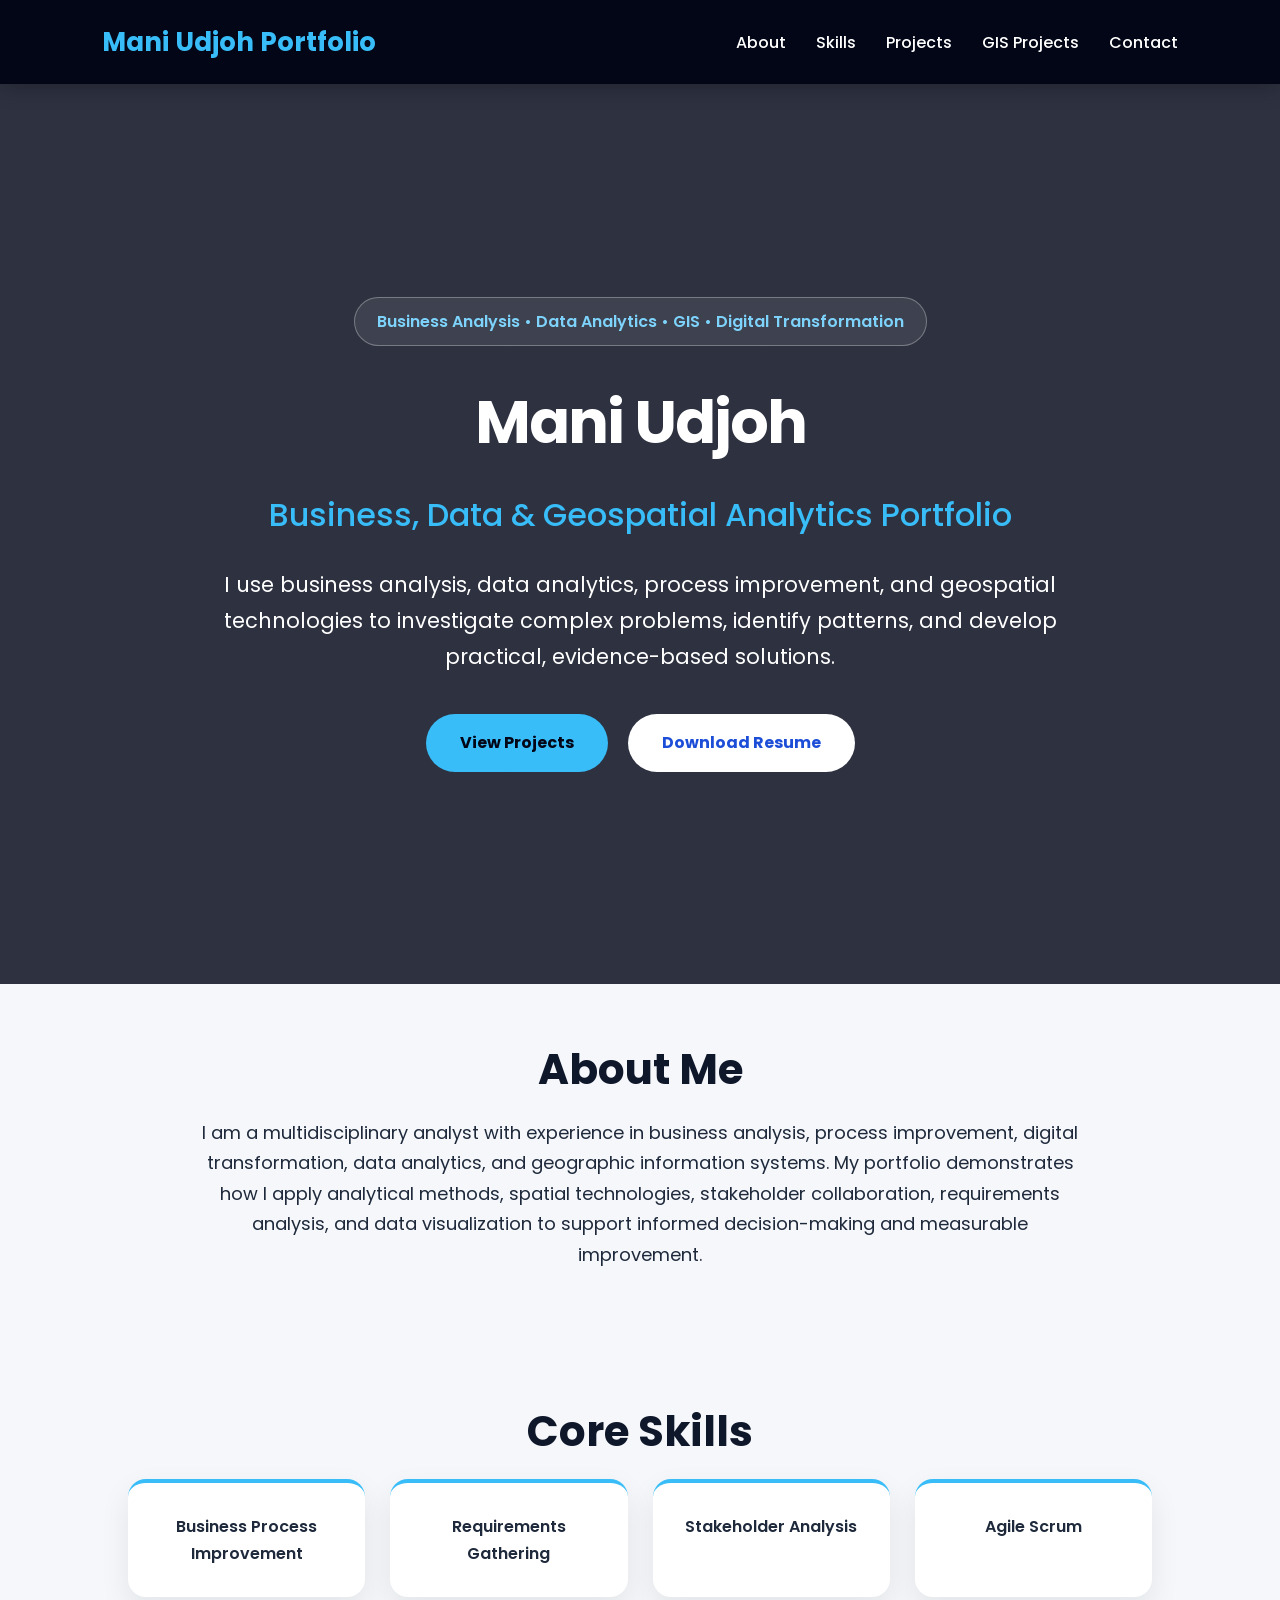
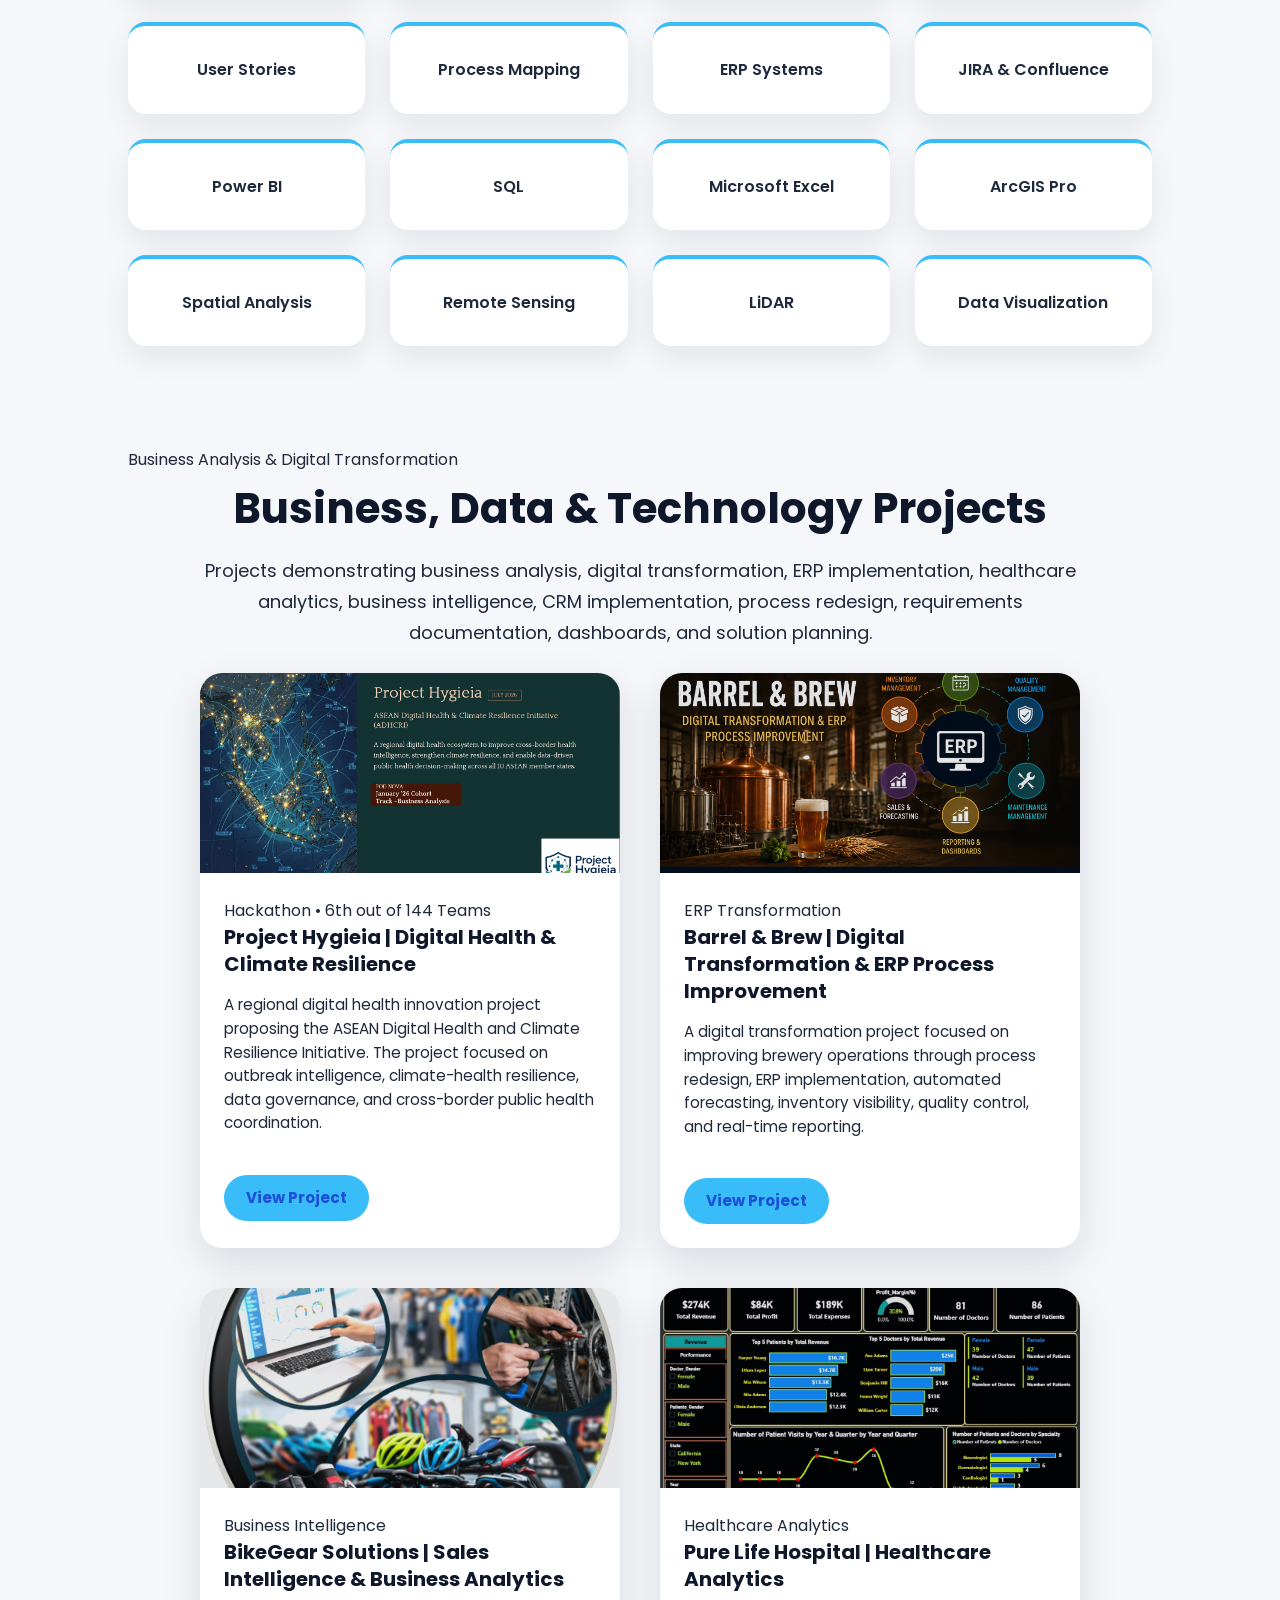
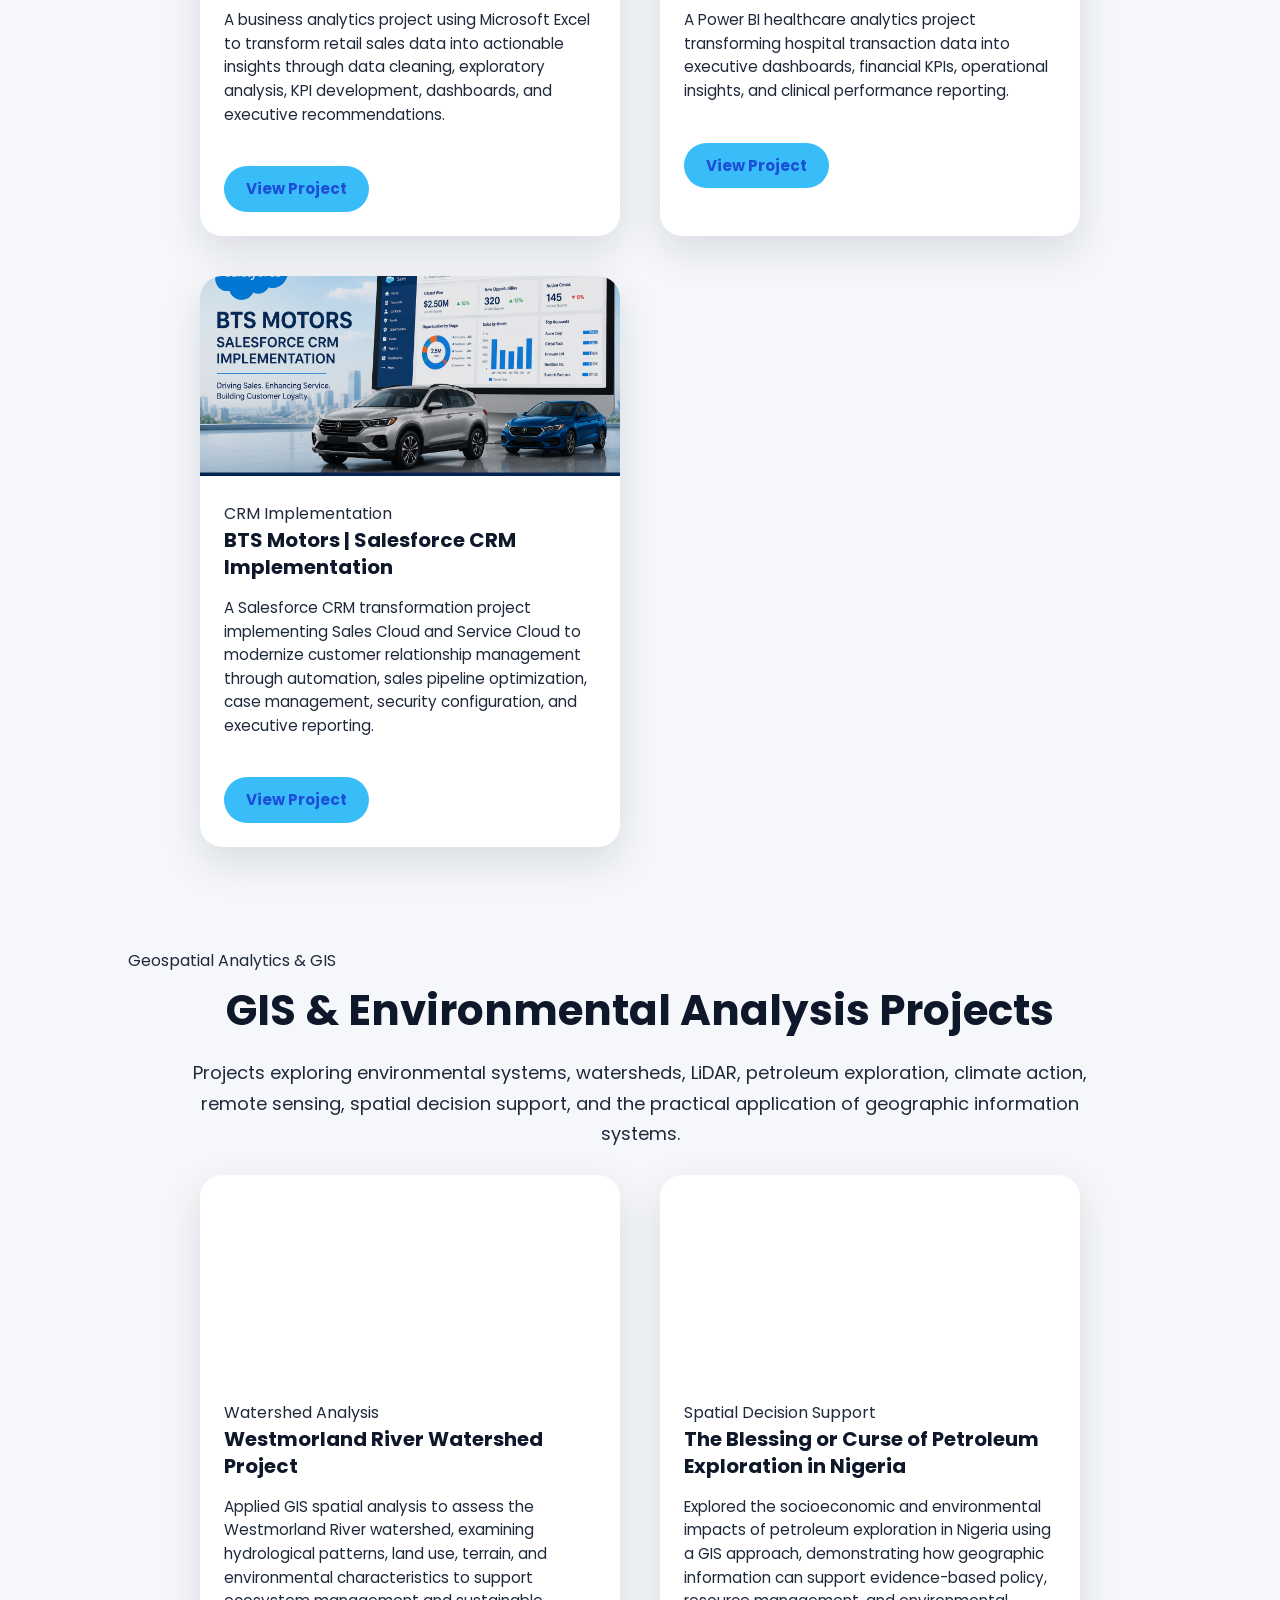
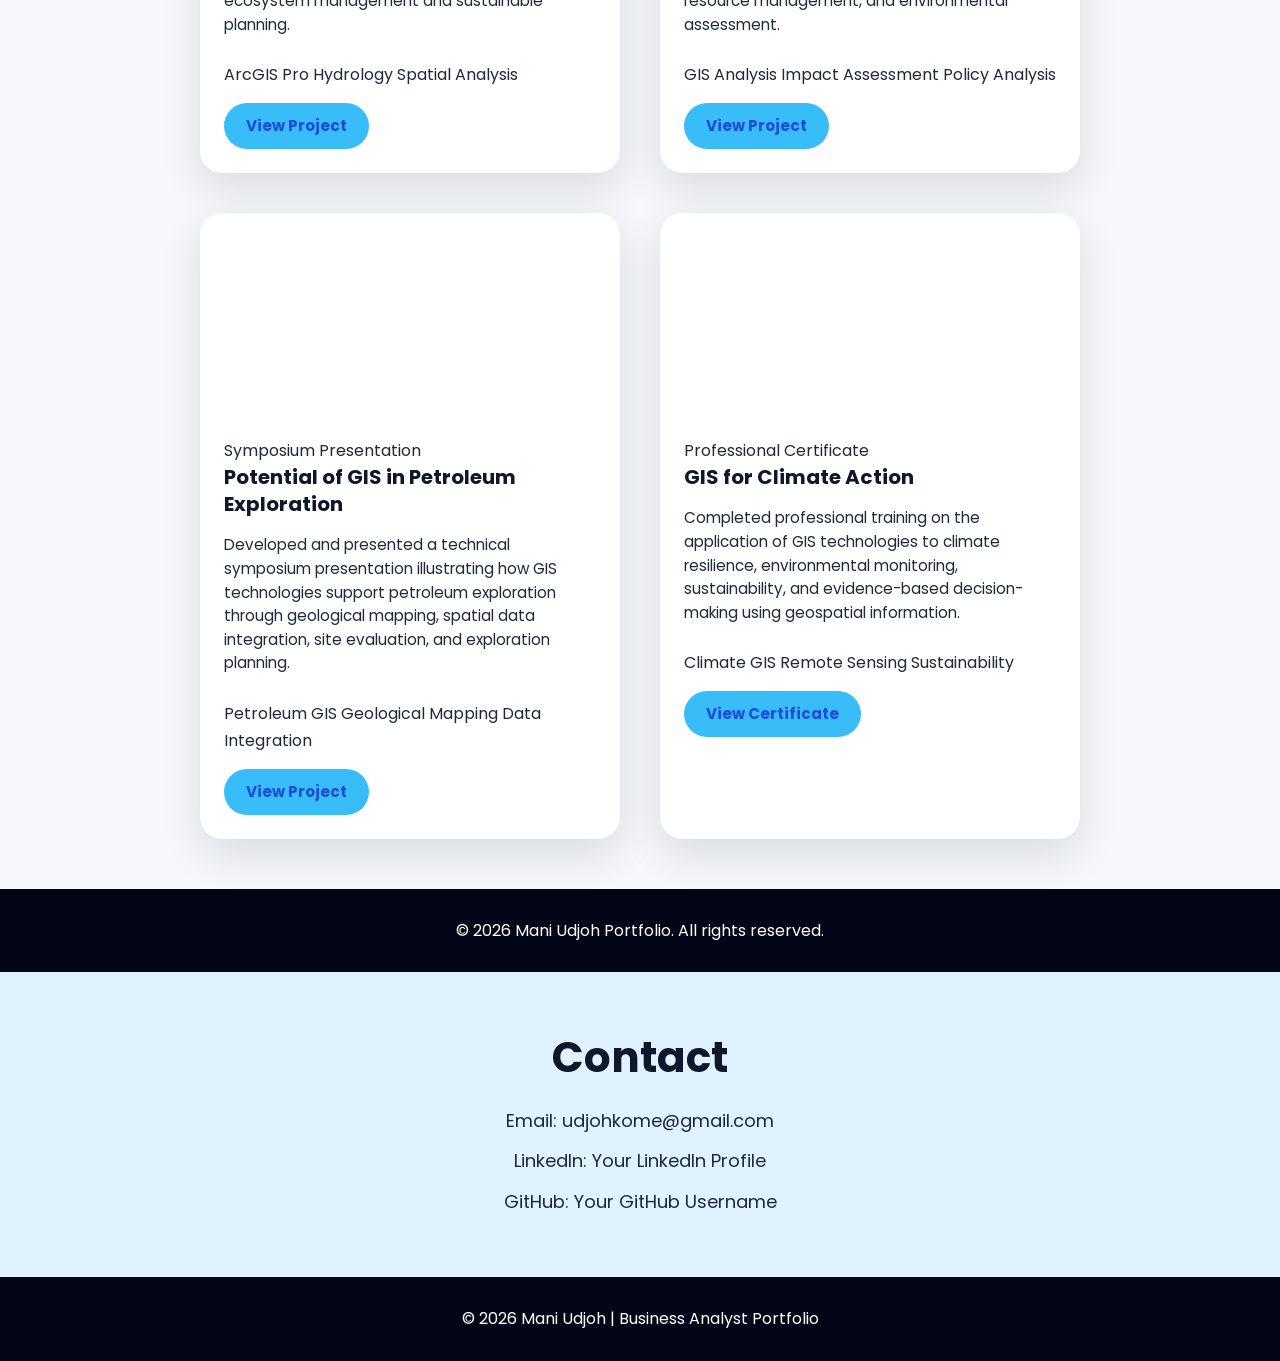
<file: index.html>
<!DOCTYPE html>
<html lang="en">

<head>
  <meta charset="UTF-8">
  <meta name="viewport" content="width=device-width, initial-scale=1.0">

  <title>Mani Udjoh Portfolio</title>

  <link rel="stylesheet" href="style.css">

  <link
    href="https://fonts.googleapis.com/css2?family=Poppins:wght@300;400;500;600;700&display=swap"
    rel="stylesheet"
  >
</head>

<body>

  <!-- NAVIGATION -->
  <nav>
    <h2>Mani Udjoh Portfolio</h2>

    <ul>
      <li><a href="#about">About</a></li>
      <li><a href="#skills">Skills</a></li>
      <li><a href="#projects">Projects</a></li>
      <li><a href="#gis-projects">GIS Projects</a></li>
      <li><a href="#contact">Contact</a></li>
    </ul>
  </nav>


  <!-- HERO SECTION -->
  <header>
    <div class="hero">

      <div class="hero-badge">
        Business Analysis • Data Analytics • GIS • Digital Transformation
      </div>

      <h1>Mani Udjoh</h1>

      <h2>Business, Data & Geospatial Analytics Portfolio</h2>

      <p>
        I use business analysis, data analytics, process improvement, and
        geospatial technologies to investigate complex problems, identify
        patterns, and develop practical, evidence-based solutions.
      </p>

      <div class="hero-buttons">
        <a href="#projects" class="btn">View Projects</a>

        <a
          href="assets/Resume.pdf"
          class="btn btn-secondary"
          target="_blank"
        >
          Download Resume
        </a>
      </div>

    </div>
  </header>


  <!-- ABOUT SECTION -->
  <section id="about">

    <h2>About Me</h2>

    <p class="section-intro">
      I am a multidisciplinary analyst with experience in business analysis,
      process improvement, digital transformation, data analytics, and
      geographic information systems. My portfolio demonstrates how I apply
      analytical methods, spatial technologies, stakeholder collaboration,
      requirements analysis, and data visualization to support informed
      decision-making and measurable improvement.
    </p>

  </section>


  <!-- SKILLS SECTION -->
  <section id="skills">

    <h2>Core Skills</h2>

    <div class="skills">

      <div class="card">Business Process Improvement</div>
      <div class="card">Requirements Gathering</div>
      <div class="card">Stakeholder Analysis</div>
      <div class="card">Agile Scrum</div>
      <div class="card">User Stories</div>
      <div class="card">Process Mapping</div>
      <div class="card">ERP Systems</div>
      <div class="card">JIRA & Confluence</div>
      <div class="card">Power BI</div>
      <div class="card">SQL</div>
      <div class="card">Microsoft Excel</div>
      <div class="card">ArcGIS Pro</div>
      <div class="card">Spatial Analysis</div>
      <div class="card">Remote Sensing</div>
      <div class="card">LiDAR</div>
      <div class="card">Data Visualization</div>

    </div>

  </section>


  <!-- BUSINESS AND DATA PROJECTS -->
  <section id="projects" class="business-projects-section">

    <div class="section-heading">

      <span class="section-label">
        Business Analysis & Digital Transformation
      </span>

      <h2>Business, Data & Technology Projects</h2>

      <p class="section-intro">
        Projects demonstrating business analysis, digital transformation,
        ERP implementation, healthcare analytics, business intelligence,
        CRM implementation, process redesign, requirements documentation,
        dashboards, and solution planning.
      </p>

    </div>


    <div class="projects-grid">

      <!-- PROJECT HYGIEIA -->
      <div class="project">

        <div class="project-img hygieia-img"></div>

        <div class="project-content">

          <span class="project-badge">
            Hackathon • 6th out of 144 Teams
          </span>

          <h3>
            Project Hygieia | Digital Health & Climate Resilience
          </h3>

          <p>
            A regional digital health innovation project proposing the ASEAN
            Digital Health and Climate Resilience Initiative. The project
            focused on outbreak intelligence, climate-health resilience,
            data governance, and cross-border public health coordination.
          </p>

          <a href="projects/hygieia.html" class="btn">
            View Project
          </a>

        </div>

      </div>


      <!-- BARREL & BREW -->
      <div class="project">

        <div class="project-img barrel-img"></div>

        <div class="project-content">

          <span class="project-badge">
            ERP Transformation
          </span>

          <h3>
            Barrel & Brew | Digital Transformation & ERP Process Improvement
          </h3>

          <p>
            A digital transformation project focused on improving brewery
            operations through process redesign, ERP implementation,
            automated forecasting, inventory visibility, quality control,
            and real-time reporting.
          </p>

          <a href="projects/barrelbrew.html" class="btn">
            View Project
          </a>

        </div>

      </div>


      <!-- BIKEGEAR -->
      <div class="project">

        <div class="project-img bikegear-img"></div>

        <div class="project-content">

          <span class="project-badge">
            Business Intelligence
          </span>

          <h3>
            BikeGear Solutions | Sales Intelligence & Business Analytics
          </h3>

          <p>
            A business analytics project using Microsoft Excel to transform
            retail sales data into actionable insights through data cleaning,
            exploratory analysis, KPI development, dashboards, and executive
            recommendations.
          </p>

          <a href="projects/bikegear.html" class="btn">
            View Project
          </a>

        </div>

      </div>


      <!-- PURE LIFE HOSPITAL -->
      <div class="project">

        <div class="project-img hospital-img"></div>

        <div class="project-content">

          <span class="project-badge">
            Healthcare Analytics
          </span>

          <h3>
            Pure Life Hospital | Healthcare Analytics
          </h3>

          <p>
            A Power BI healthcare analytics project transforming hospital
            transaction data into executive dashboards, financial KPIs,
            operational insights, and clinical performance reporting.
          </p>

          <a href="projects/hospital.html" class="btn">
            View Project
          </a>

        </div>

      </div>


      <!-- BTS MOTORS -->
      <div class="project">

        <div class="project-img salesforce-img"></div>

        <div class="project-content">

          <span class="project-badge">
            CRM Implementation
          </span>

          <h3>
            BTS Motors | Salesforce CRM Implementation
          </h3>

          <p>
            A Salesforce CRM transformation project implementing Sales Cloud
            and Service Cloud to modernize customer relationship management
            through automation, sales pipeline optimization, case management,
            security configuration, and executive reporting.
          </p>

          <a href="projects/salesforce.html" class="btn">
            View Project
          </a>

        </div>

      </div>

    </div>

  </section>


  <!-- GIS PROJECTS -->
  <section id="gis-projects" class="gis-projects-section">

    <div class="section-heading">

      <span class="section-label gis-section-label">
        Geospatial Analytics & GIS
      </span>

      <h2>GIS & Environmental Analysis Projects</h2>

      <p class="section-intro">
        Projects exploring environmental systems, watersheds, LiDAR,
        petroleum exploration, climate action, remote sensing, spatial
        decision support, and the practical application of geographic
        information systems.
      </p>

    </div>


    <div class="projects-grid gis-projects-grid">

      <!-- WESTMORLAND RIVER -->
      <div class="project gis-project">

        <div class="project-img westmorland-img"></div>

        <div class="project-content">

          <span class="project-badge gis-badge">
            Watershed Analysis
          </span>

          <h3>
            Westmorland River Watershed Project
          </h3>

          <p>
            Applied GIS spatial analysis to assess the Westmorland River
            watershed, examining hydrological patterns, land use, terrain,
            and environmental characteristics to support ecosystem
            management and sustainable planning.
          </p>

          <div class="project-skills">
            <span>ArcGIS Pro</span>
            <span>Hydrology</span>
            <span>Spatial Analysis</span>
          </div>

          <a href="projects/westmorland.html" class="btn gis-btn">
            View Project
          </a>

        </div>

      </div>

    

      <!-- PETROLEUM IN NIGERIA -->
      <div class="project gis-project">

        <div class="project-img nigeria-petroleum-img"></div>

        <div class="project-content">

          <span class="project-badge gis-badge">
            Spatial Decision Support
          </span>

          <h3>
            The Blessing or Curse of Petroleum Exploration in Nigeria
          </h3>

          <p>
            Explored the socioeconomic and environmental impacts of petroleum
            exploration in Nigeria using a GIS approach, demonstrating how
            geographic information can support evidence-based policy,
            resource management, and environmental assessment.
          </p>

          <div class="project-skills">
            <span>GIS Analysis</span>
            <span>Impact Assessment</span>
            <span>Policy Analysis</span>
          </div>

          <a href="projects/nigeria-petroleum.html" class="btn gis-btn">
            View Project
          </a>

        </div>

      </div>


      <!-- PETROLEUM EXPLORATION PRESENTATION -->
      <div class="project gis-project">

        <div class="project-img petroleum-gis-img"></div>

        <div class="project-content">

          <span class="project-badge gis-badge">
            Symposium Presentation
          </span>

          <h3>
            Potential of GIS in Petroleum Exploration
          </h3>

          <p>
            Developed and presented a technical symposium presentation
            illustrating how GIS technologies support petroleum exploration
            through geological mapping, spatial data integration, site
            evaluation, and exploration planning.
          </p>

          <div class="project-skills">
            <span>Petroleum GIS</span>
            <span>Geological Mapping</span>
            <span>Data Integration</span>
          </div>

          <a href="projects/petroleum-gis.html" class="btn gis-btn">
            View Project
          </a>

        </div>

      </div>


      <!-- GIS FOR CLIMATE ACTION -->
      <div class="project gis-project">

        <div class="project-img climate-gis-img"></div>

        <div class="project-content">

          <span class="project-badge gis-badge">
            Professional Certificate
          </span>

          <h3>
            GIS for Climate Action
          </h3>

          <p>
            Completed professional training on the application of GIS
            technologies to climate resilience, environmental monitoring,
            sustainability, and evidence-based decision-making using
            geospatial information.
          </p>

          <div class="project-skills">
            <span>Climate GIS</span>
            <span>Remote Sensing</span>
            <span>Sustainability</span>
          </div>

          <a href="projects/gis-climate-action.html" class="btn gis-btn">
            View Certificate
          </a>

        </div>

      </div>

    </div>

  </section>

  
  <!-- FOOTER -->
  <footer>
    <p>© 2026 Mani Udjoh Portfolio. All rights reserved.</p>
  </footer>

</body>

</html>
<section id="contact">
<h2>Contact</h2>
<p>Email: udjohkome@gmail.com</p>
<p>LinkedIn: Your LinkedIn Profile</p>
<p>GitHub: Your GitHub Username</p>
</section>

<footer>
<p>© 2026 Mani Udjoh | Business Analyst Portfolio</p>
</footer>

</body>
</html>
</file>
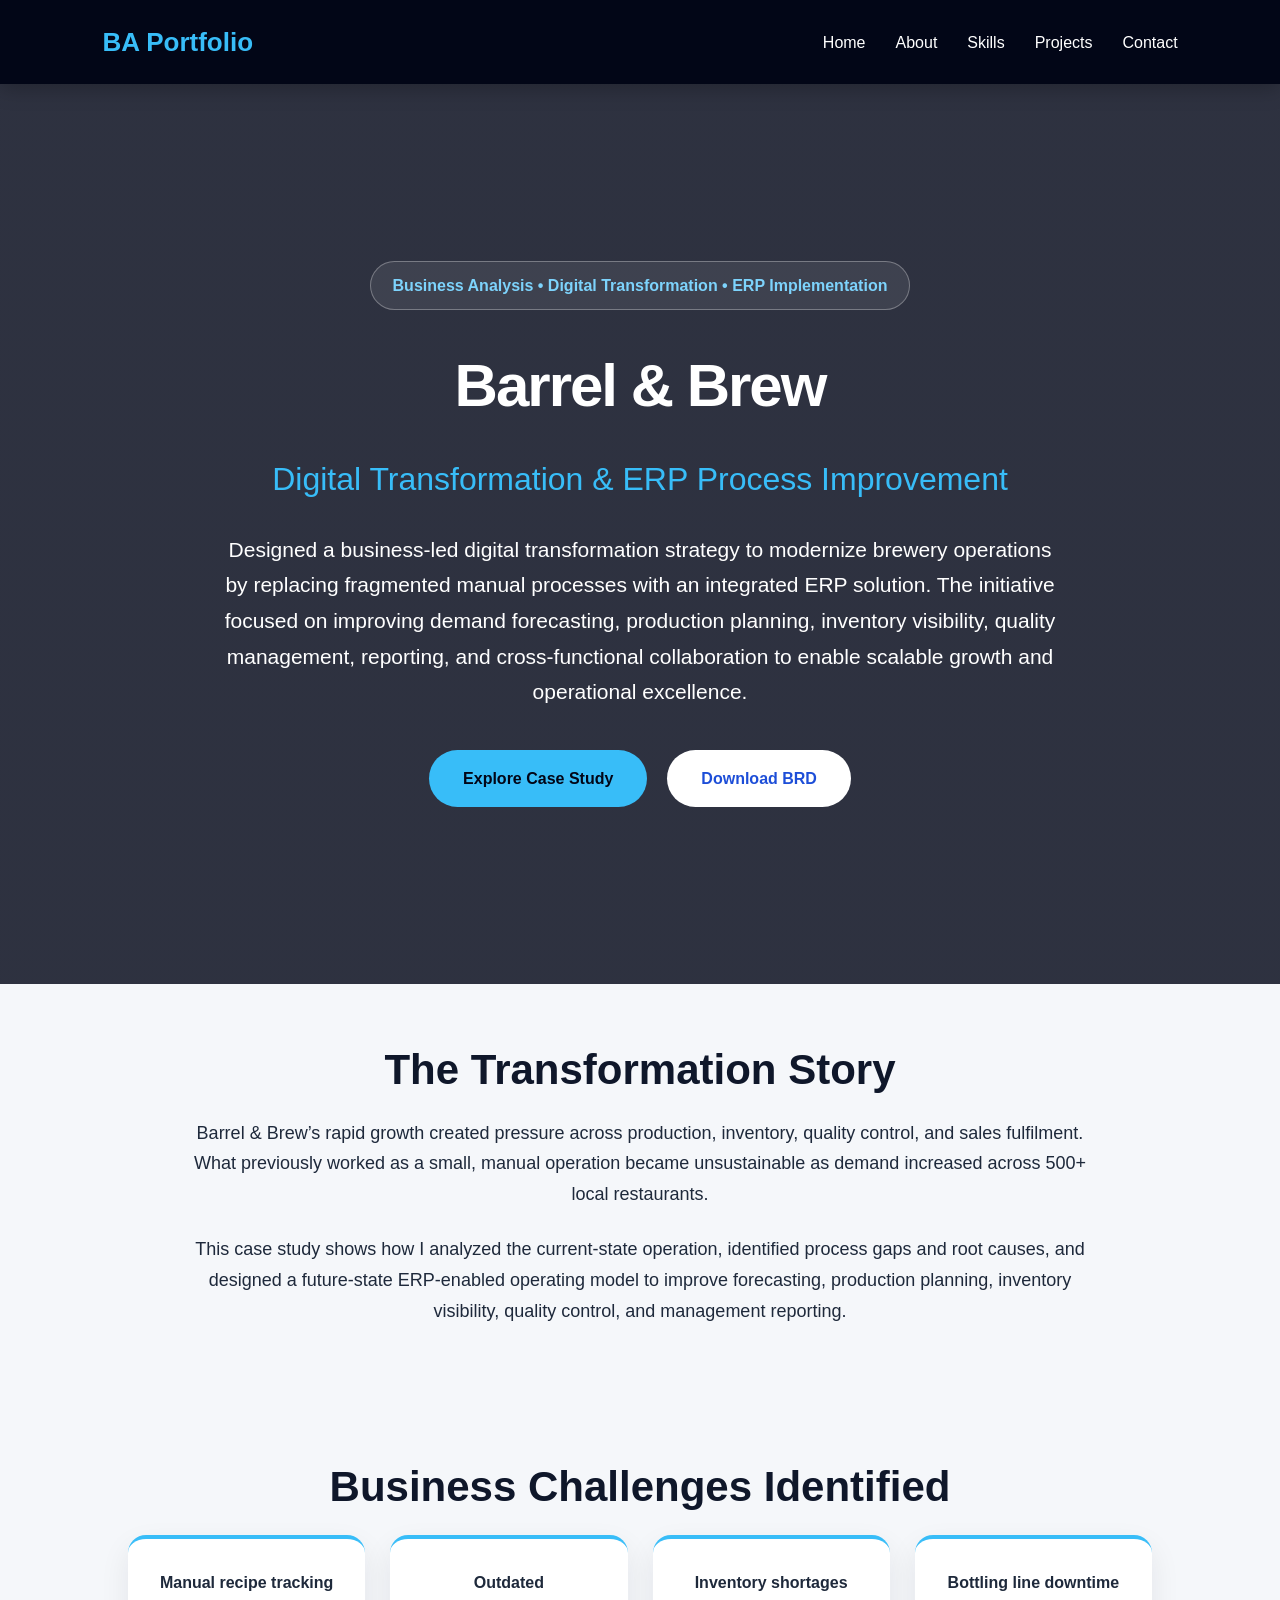
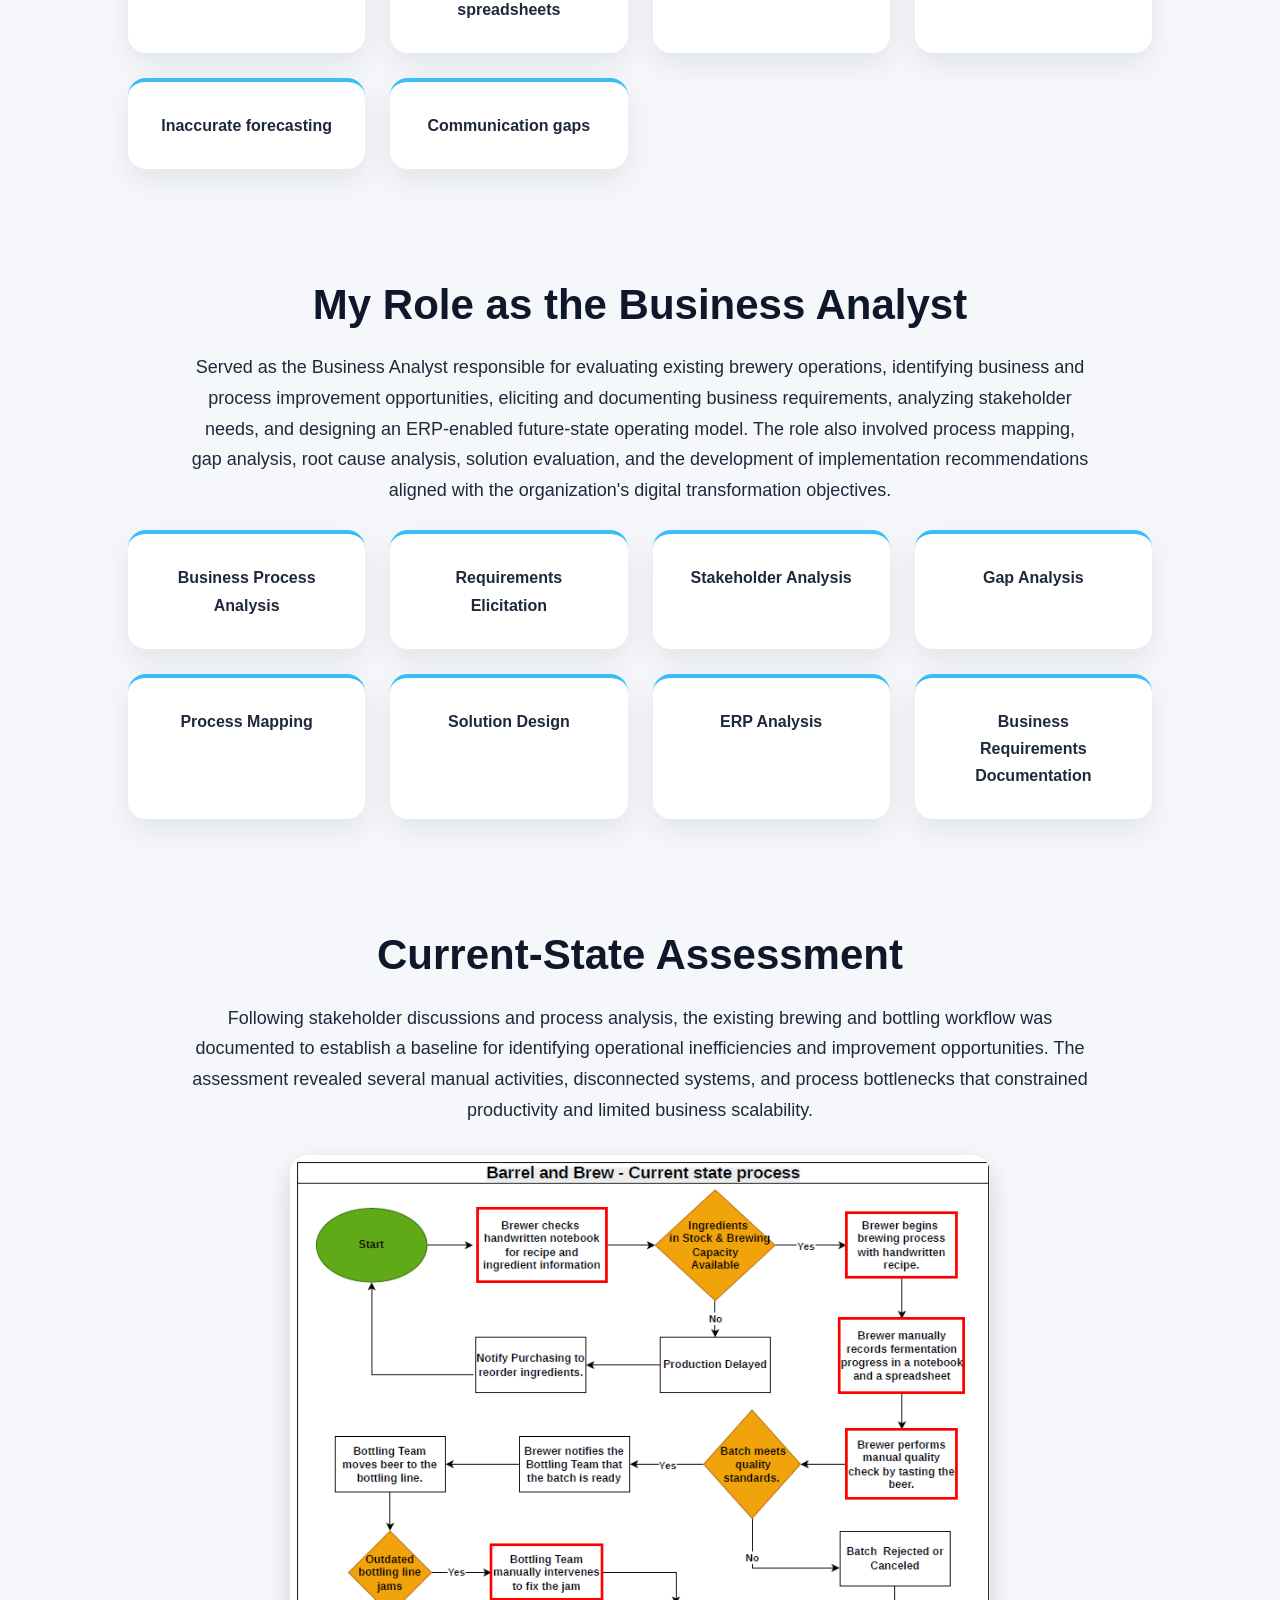
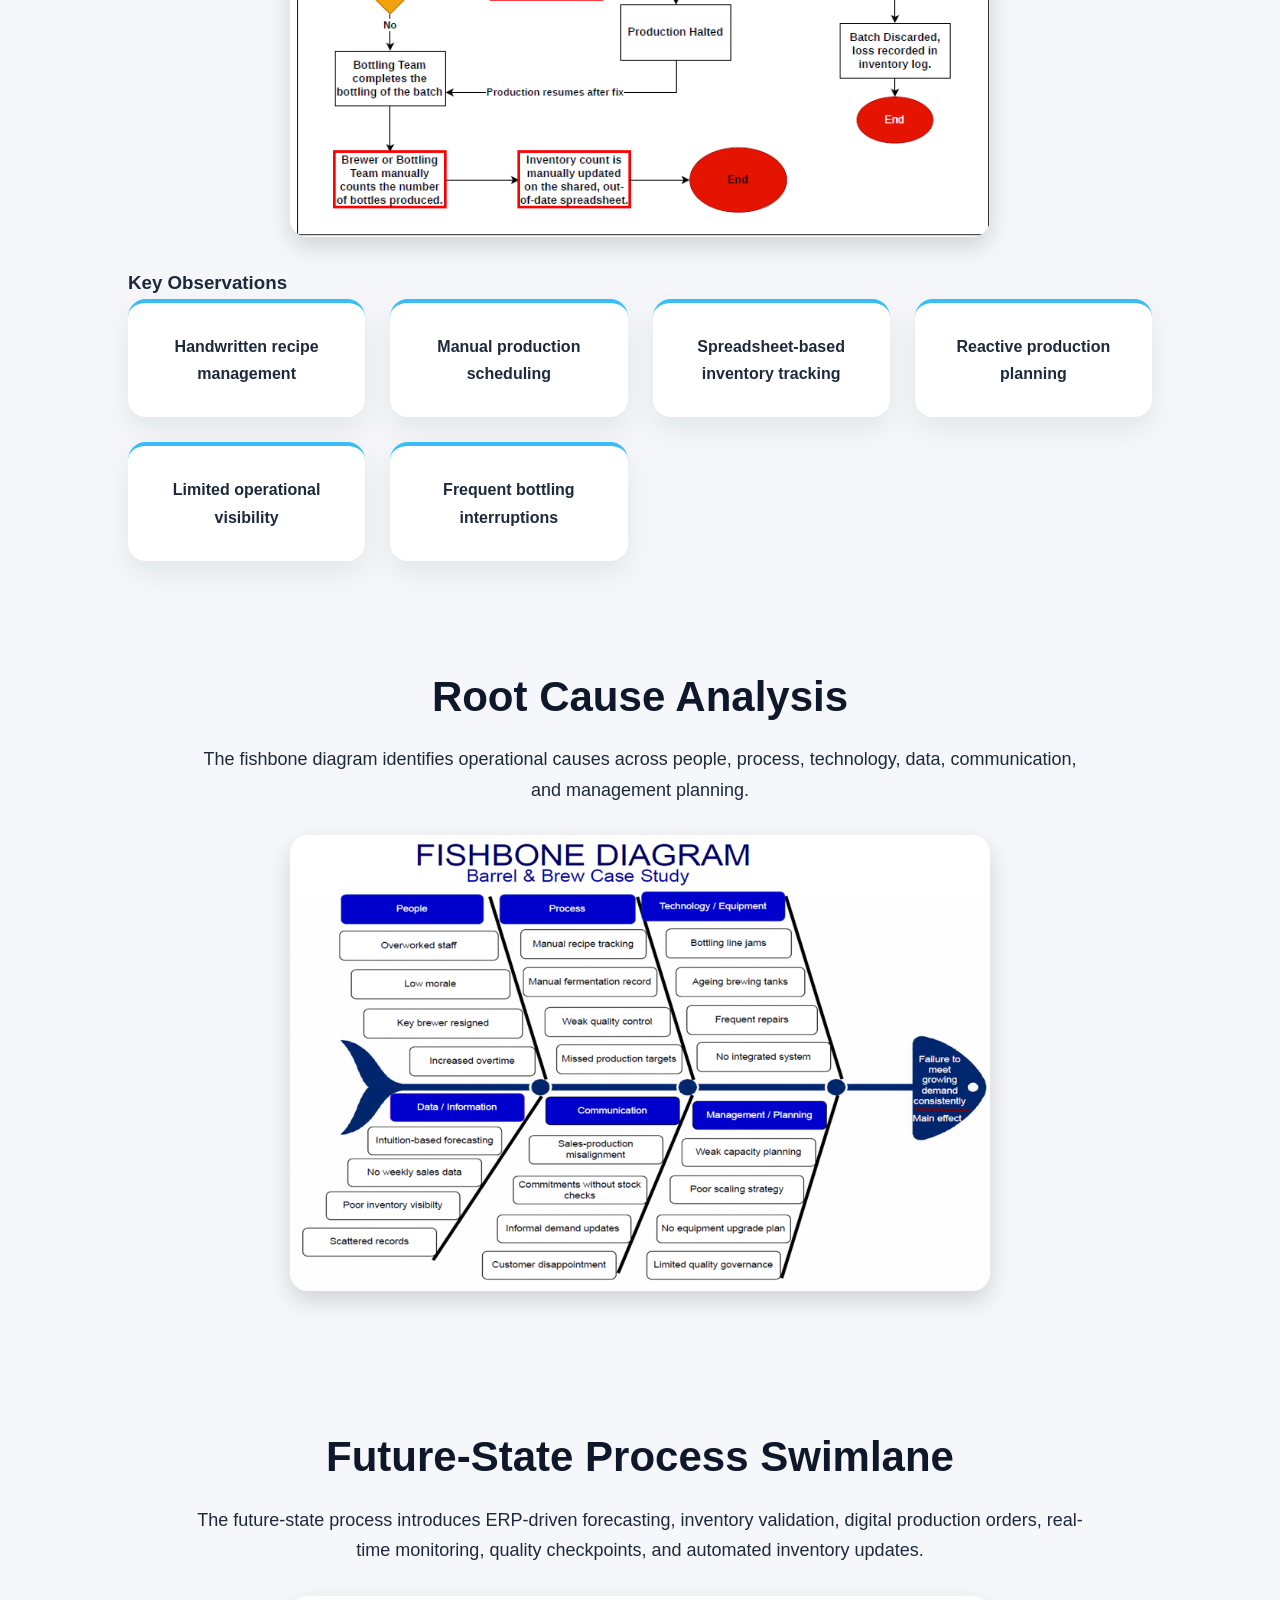
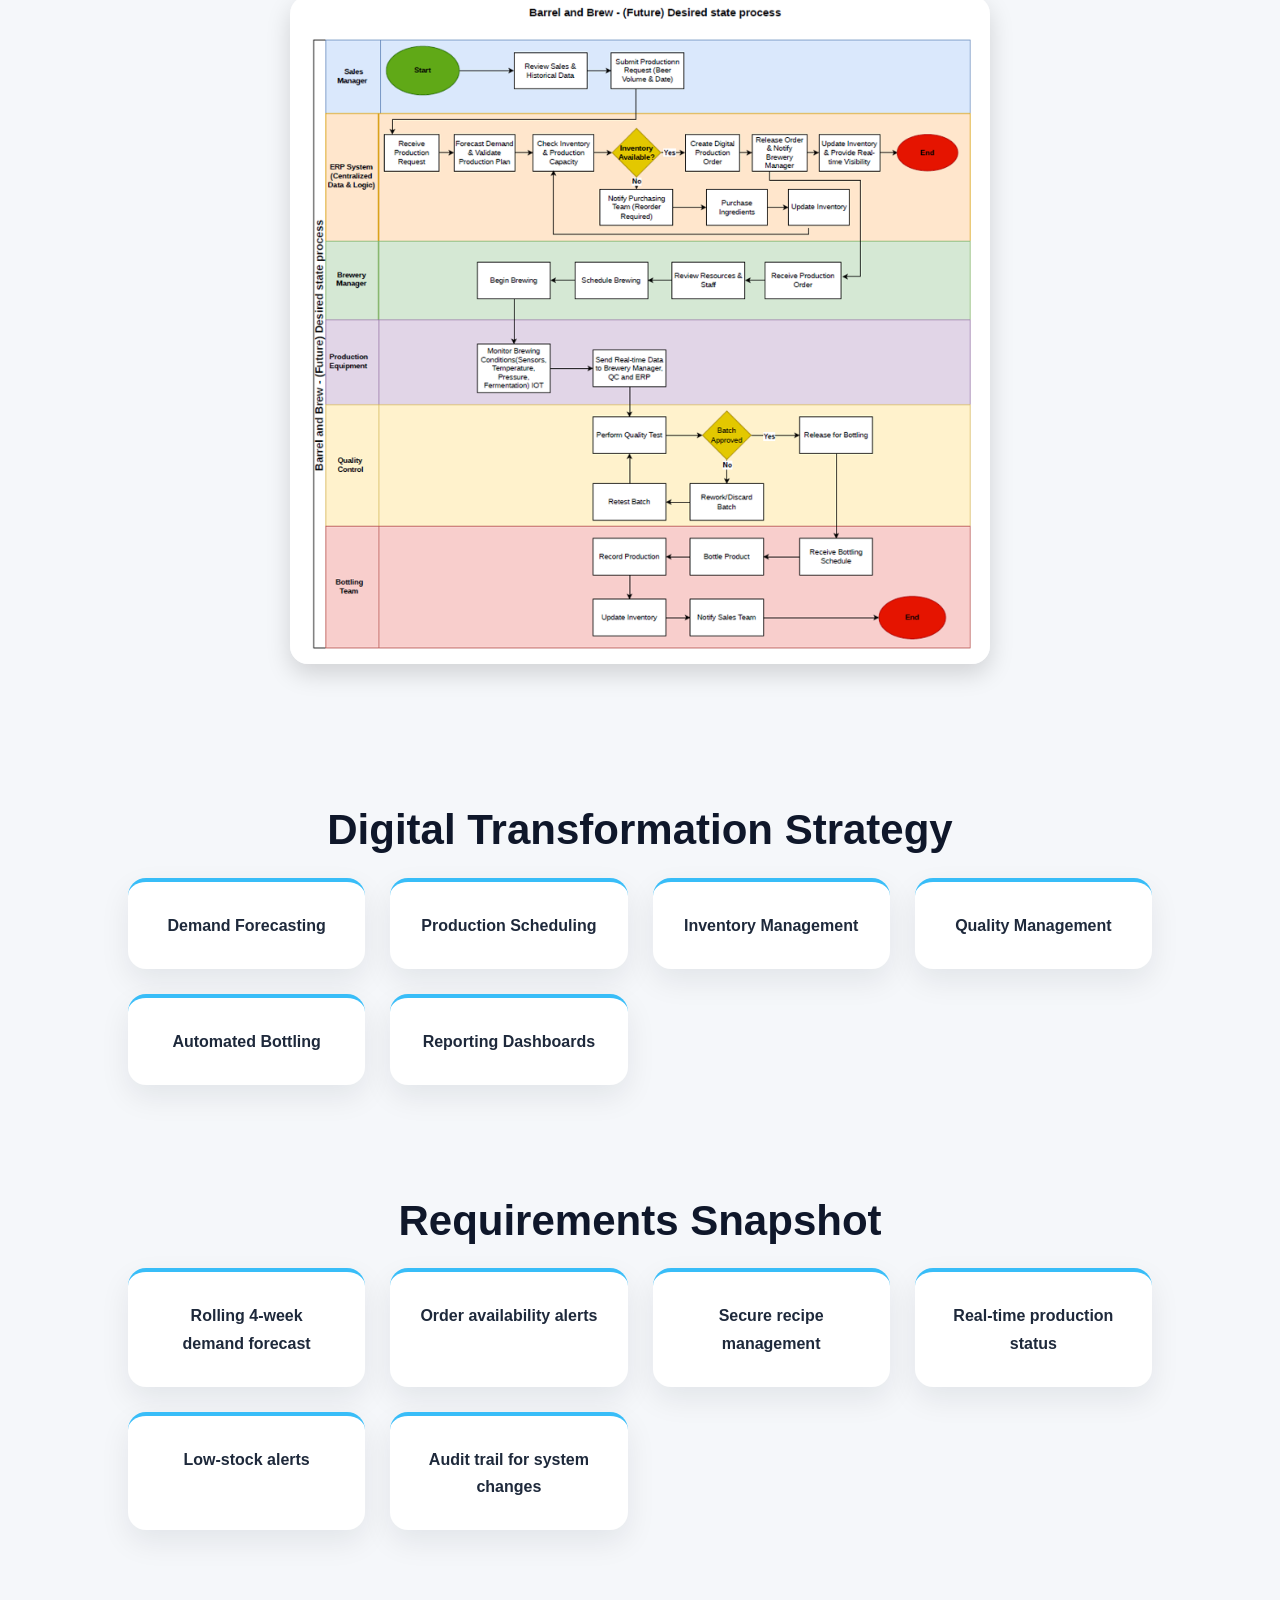
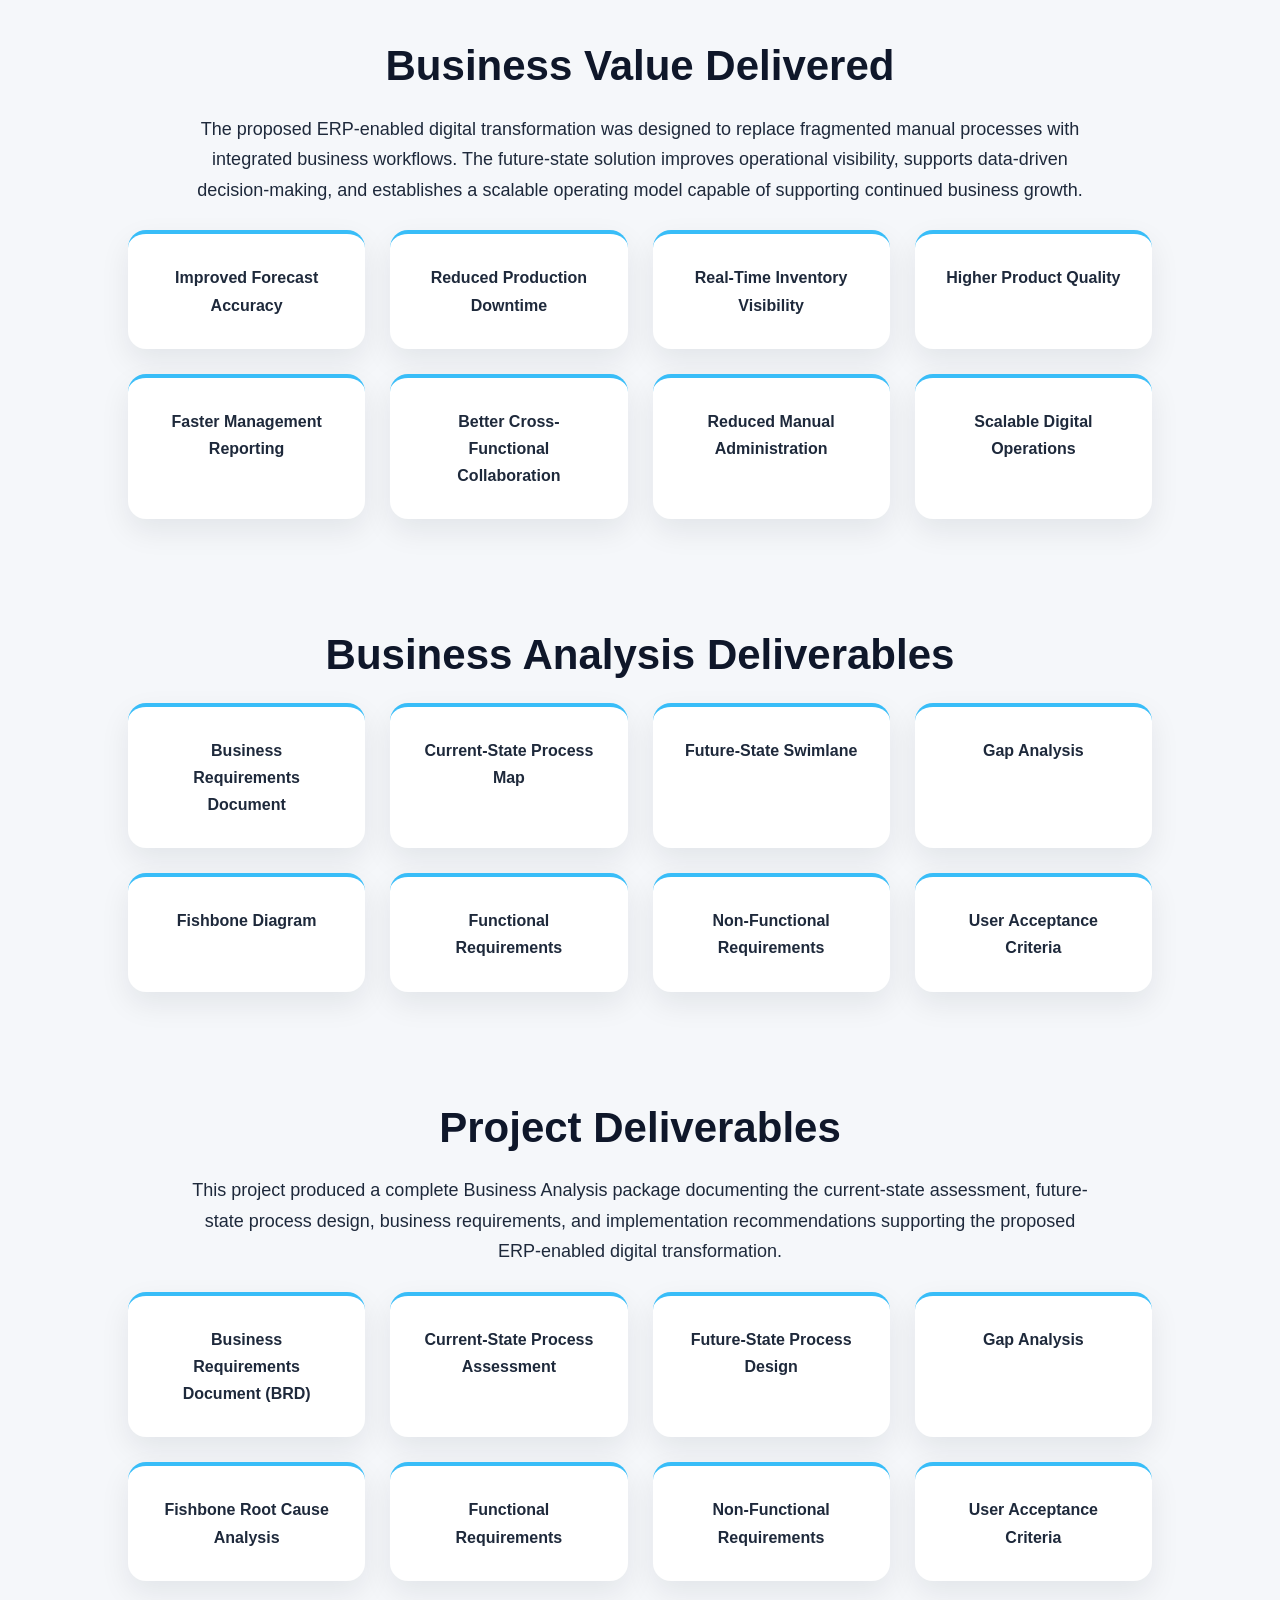
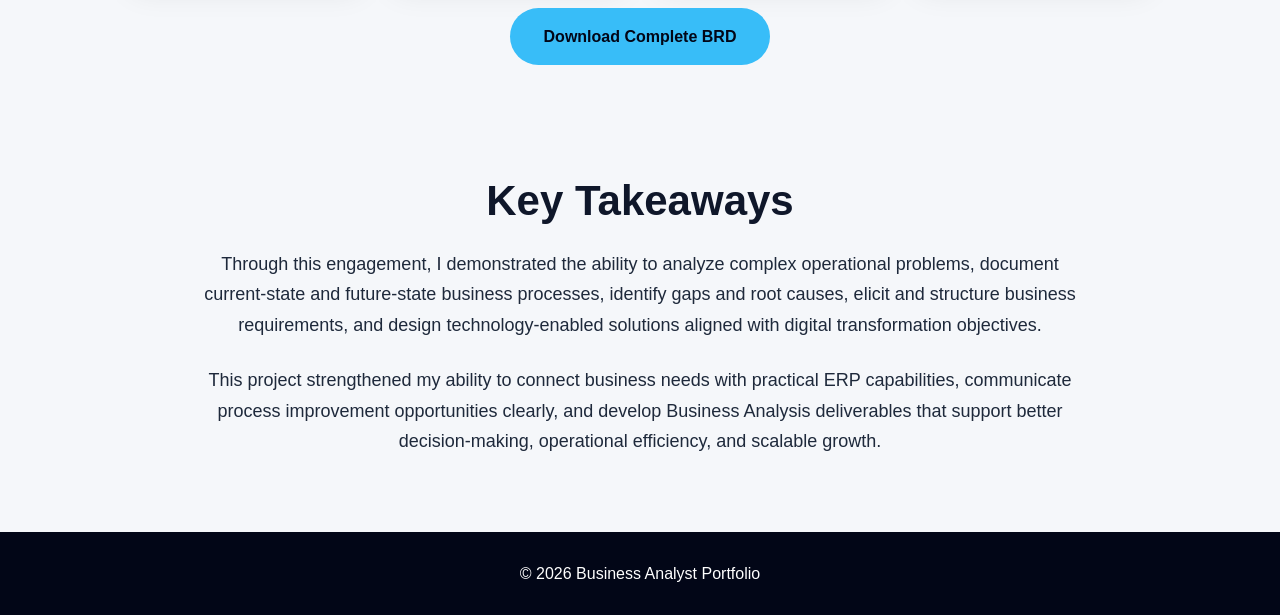
<file: projects/barrelbrew.html>
<!DOCTYPE html>
<html lang="en">
<head>
<meta charset="UTF-8">
<meta name="viewport" content="width=device-width, initial-scale=1.0">
<title>Barrel & Brew ERP Transformation</title>
<link rel="stylesheet" href="../style.css">
</head>

<body>

<nav>
<h2>BA Portfolio</h2>
<ul>
<li><a href="../index.html">Home</a></li>
<li><a href="../index.html#about">About</a></li>
<li><a href="../index.html#skills">Skills</a></li>
<li><a href="../index.html#projects">Projects</a></li>
<li><a href="../index.html#contact">Contact</a></li>
</ul>
</nav>

<header>
<div class="hero">

<div class="hero-badge">
Business Analysis • Digital Transformation • ERP Implementation
</div>

<h1>Barrel & Brew</h1>

<h2>Digital Transformation & ERP Process Improvement</h2>

<p>

Designed a business-led digital transformation strategy to modernize brewery operations by replacing fragmented manual processes with an integrated ERP solution. The initiative focused on improving demand forecasting, production planning, inventory visibility, quality management, reporting, and cross-functional collaboration to enable scalable growth and operational excellence.

</p>

<div class="hero-buttons">

<a href="#case-study" class="btn">
Explore Case Study
</a>

<a href="../assets/BarrelAndBrew_ERP_BRD.pdf"
class="btn btn-secondary"
target="_blank">

Download BRD

</a>

</div>

</div>
</div>
</header>

<section id="case-study">
<h2>The Transformation Story</h2>

<p class="section-intro">
Barrel & Brew’s rapid growth created pressure across production, inventory, quality control, and sales fulfilment. What previously worked as a small, manual operation became unsustainable as demand increased across 500+ local restaurants.
</p>

<p class="section-intro">
This case study shows how I analyzed the current-state operation, identified process gaps and root causes, and designed a future-state ERP-enabled operating model to improve forecasting, production planning, inventory visibility, quality control, and management reporting.
</p>
</section>

  <section>
<h2>Business Challenges Identified</h2>
<div class="skills">
<div class="card">Manual recipe tracking</div>
<div class="card">Outdated spreadsheets</div>
<div class="card">Inventory shortages</div>
<div class="card">Bottling line downtime</div>
<div class="card">Inaccurate forecasting</div>
<div class="card">Communication gaps</div>
</div>
</section>

  <section>

<h2>My Role as the Business Analyst</h2>

<p class="section-intro">

Served as the Business Analyst responsible for evaluating existing brewery operations, identifying business and process improvement opportunities, eliciting and documenting business requirements, analyzing stakeholder needs, and designing an ERP-enabled future-state operating model. The role also involved process mapping, gap analysis, root cause analysis, solution evaluation, and the development of implementation recommendations aligned with the organization's digital transformation objectives.

</p>
<div class="skills">

<div class="card">Business Process Analysis</div>

<div class="card">Requirements Elicitation</div>

<div class="card">Stakeholder Analysis</div>

<div class="card">Gap Analysis</div>

<div class="card">Process Mapping</div>

<div class="card">Solution Design</div>

<div class="card">ERP Analysis</div>

<div class="card">Business Requirements Documentation</div>

</div>

</section>
  
<section>

<h2>Current-State Assessment</h2>

<p class="section-intro">

Following stakeholder discussions and process analysis, the existing brewing and bottling workflow was documented to establish a baseline for identifying operational inefficiencies and improvement opportunities. The assessment revealed several manual activities, disconnected systems, and process bottlenecks that constrained productivity and limited business scalability.

</p>

<img class="case-img"
src="../images/CURRENT STATE MAP.png"
alt="Current-State Brewing and Bottling Process Map">

<h3>Key Observations</h3>

<div class="skills">

<div class="card">
Handwritten recipe management
</div>

<div class="card">
Manual production scheduling
</div>

<div class="card">
Spreadsheet-based inventory tracking
</div>

<div class="card">
Reactive production planning
</div>

<div class="card">
Limited operational visibility
</div>

<div class="card">
Frequent bottling interruptions
</div>

</div>

</section>

<section>
<h2>Root Cause Analysis</h2>
<p class="section-intro">
The fishbone diagram identifies operational causes across people, process, technology,
data, communication, and management planning.
</p>
<img class="case-img" src="../images/FISHBONE.png" alt="Fishbone Diagram Root Cause Analysis">
</section>

<section>
<h2>Future-State Process Swimlane</h2>
<p class="section-intro">
The future-state process introduces ERP-driven forecasting, inventory validation,
digital production orders, real-time monitoring, quality checkpoints, and automated inventory updates.
</p>
<img class="case-img" src="../images/FUTURE STATE MAP.png" alt="Future-State ERP Swimlane Process">
</section>

<section>
<h2>Digital Transformation Strategy</h2>
<div class="skills">
<div class="card">Demand Forecasting</div>
<div class="card">Production Scheduling</div>
<div class="card">Inventory Management</div>
<div class="card">Quality Management</div>
<div class="card">Automated Bottling</div>
<div class="card">Reporting Dashboards</div>
</div>
</section>

<section>
<h2>Requirements Snapshot</h2>
<div class="skills">
<div class="card">Rolling 4-week demand forecast</div>
<div class="card">Order availability alerts</div>
<div class="card">Secure recipe management</div>
<div class="card">Real-time production status</div>
<div class="card">Low-stock alerts</div>
<div class="card">Audit trail for system changes</div>
</div>
</section>

<section>

<h2>Business Value Delivered</h2>

<p class="section-intro">

The proposed ERP-enabled digital transformation was designed to replace fragmented manual processes with integrated business workflows. The future-state solution improves operational visibility, supports data-driven decision-making, and establishes a scalable operating model capable of supporting continued business growth.

</p>

<div class="skills">

<div class="card">
Improved Forecast Accuracy
</div>

<div class="card">
Reduced Production Downtime
</div>

<div class="card">
Real-Time Inventory Visibility
</div>

<div class="card">
Higher Product Quality
</div>

<div class="card">
Faster Management Reporting
</div>

<div class="card">
Better Cross-Functional Collaboration
</div>

<div class="card">
Reduced Manual Administration
</div>

<div class="card">
Scalable Digital Operations
</div>

</div>

</section>

<section>
<h2>Business Analysis Deliverables</h2>
<div class="skills">
<div class="card">Business Requirements Document</div>
<div class="card">Current-State Process Map</div>
<div class="card">Future-State Swimlane</div>
<div class="card">Gap Analysis</div>
<div class="card">Fishbone Diagram</div>
<div class="card">Functional Requirements</div>
<div class="card">Non-Functional Requirements</div>
<div class="card">User Acceptance Criteria</div>
</div>
</section>

<section>

<h2>Project Deliverables</h2>

<p class="section-intro">

This project produced a complete Business Analysis package documenting the current-state assessment, future-state process design, business requirements, and implementation recommendations supporting the proposed ERP-enabled digital transformation.

</p>

<div class="skills">

<div class="card">Business Requirements Document (BRD)</div>

<div class="card">Current-State Process Assessment</div>

<div class="card">Future-State Process Design</div>

<div class="card">Gap Analysis</div>

<div class="card">Fishbone Root Cause Analysis</div>

<div class="card">Functional Requirements</div>

<div class="card">Non-Functional Requirements</div>

<div class="card">User Acceptance Criteria</div>

</div>

<br>

<div class="hero-buttons">

<a href="../assets/BRD-Barrel_Brew_Project.pdf"
class="btn"
target="_blank">

Download Complete BRD

</a>

</div>

</section>

  <section>

<h2>Key Takeaways</h2>

<p class="section-intro">
Through this engagement, I demonstrated the ability to analyze complex operational problems, document current-state and future-state business processes, identify gaps and root causes, elicit and structure business requirements, and design technology-enabled solutions aligned with digital transformation objectives.
</p>

<p class="section-intro">
This project strengthened my ability to connect business needs with practical ERP capabilities, communicate process improvement opportunities clearly, and develop Business Analysis deliverables that support better decision-making, operational efficiency, and scalable growth.
</p>

</section>
  
<footer>
<p>© 2026 Business Analyst Portfolio</p>
</footer>

</body>
</html>
</file>
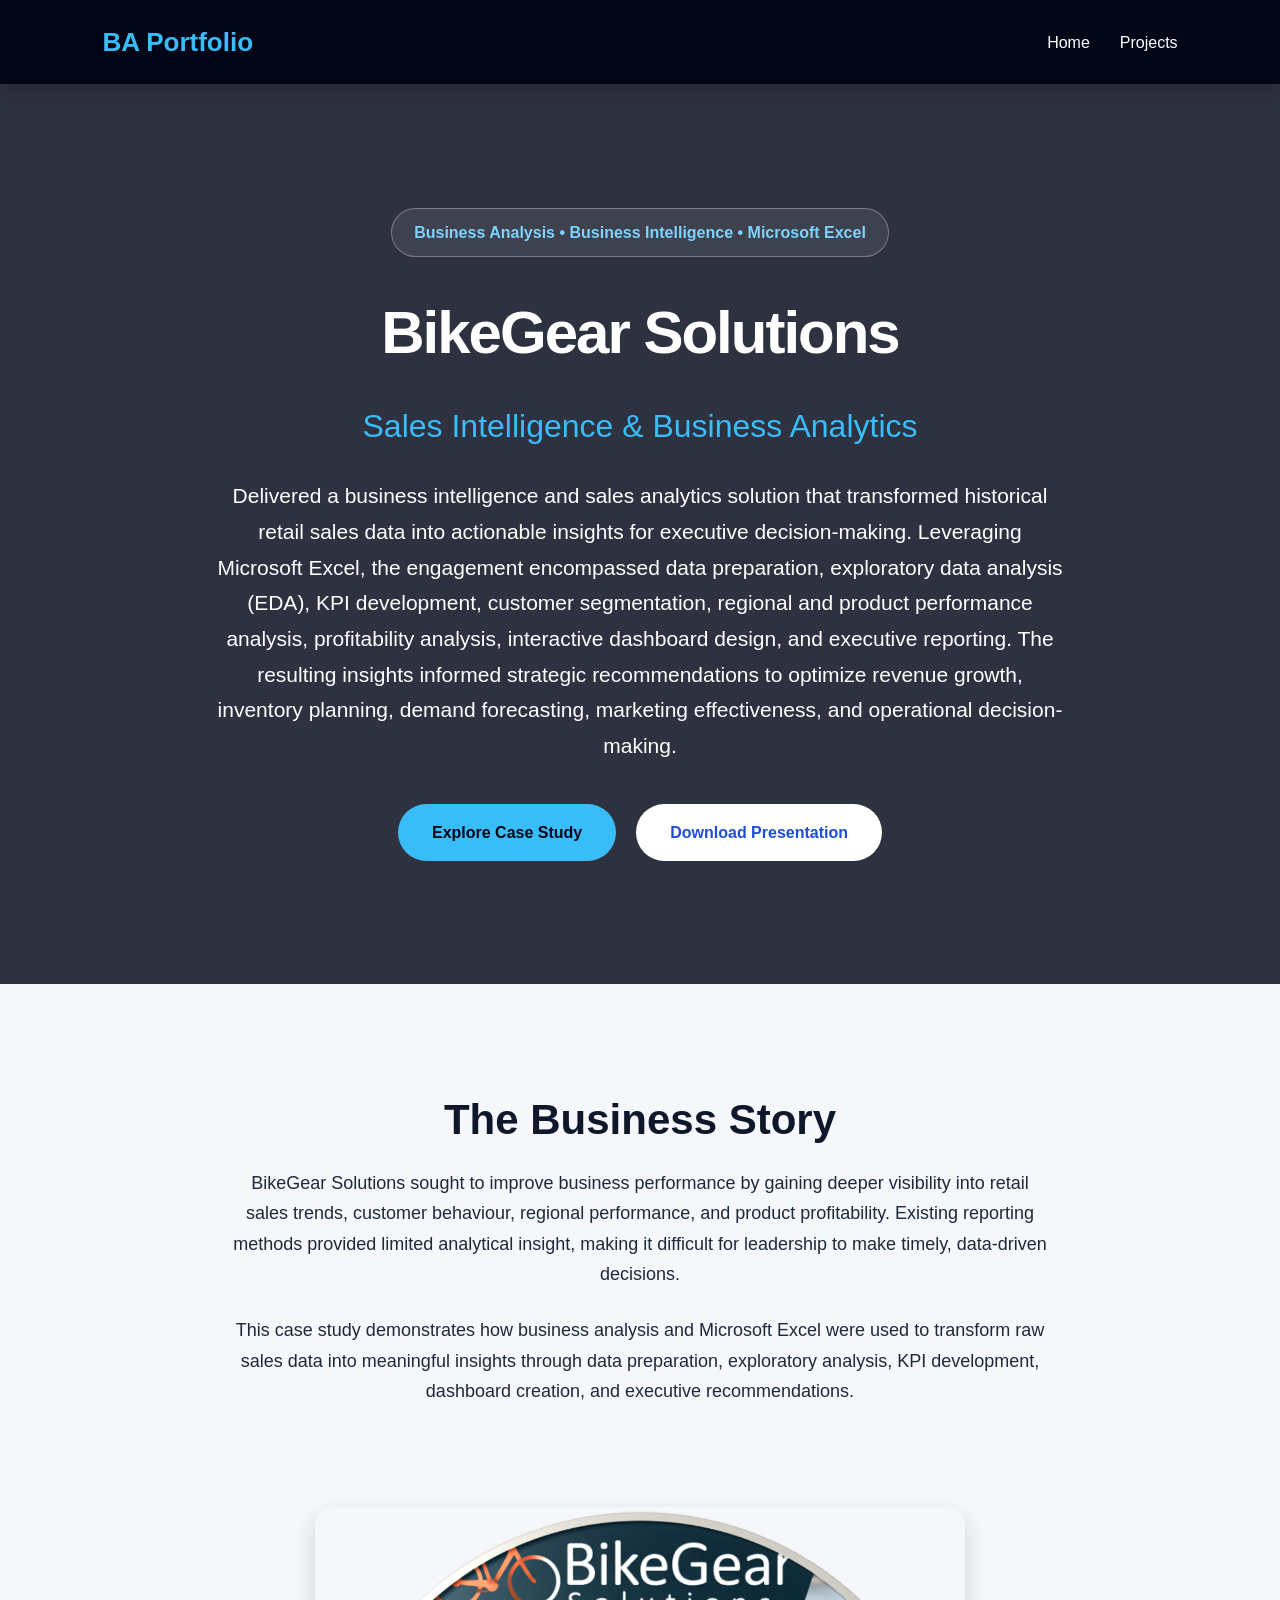
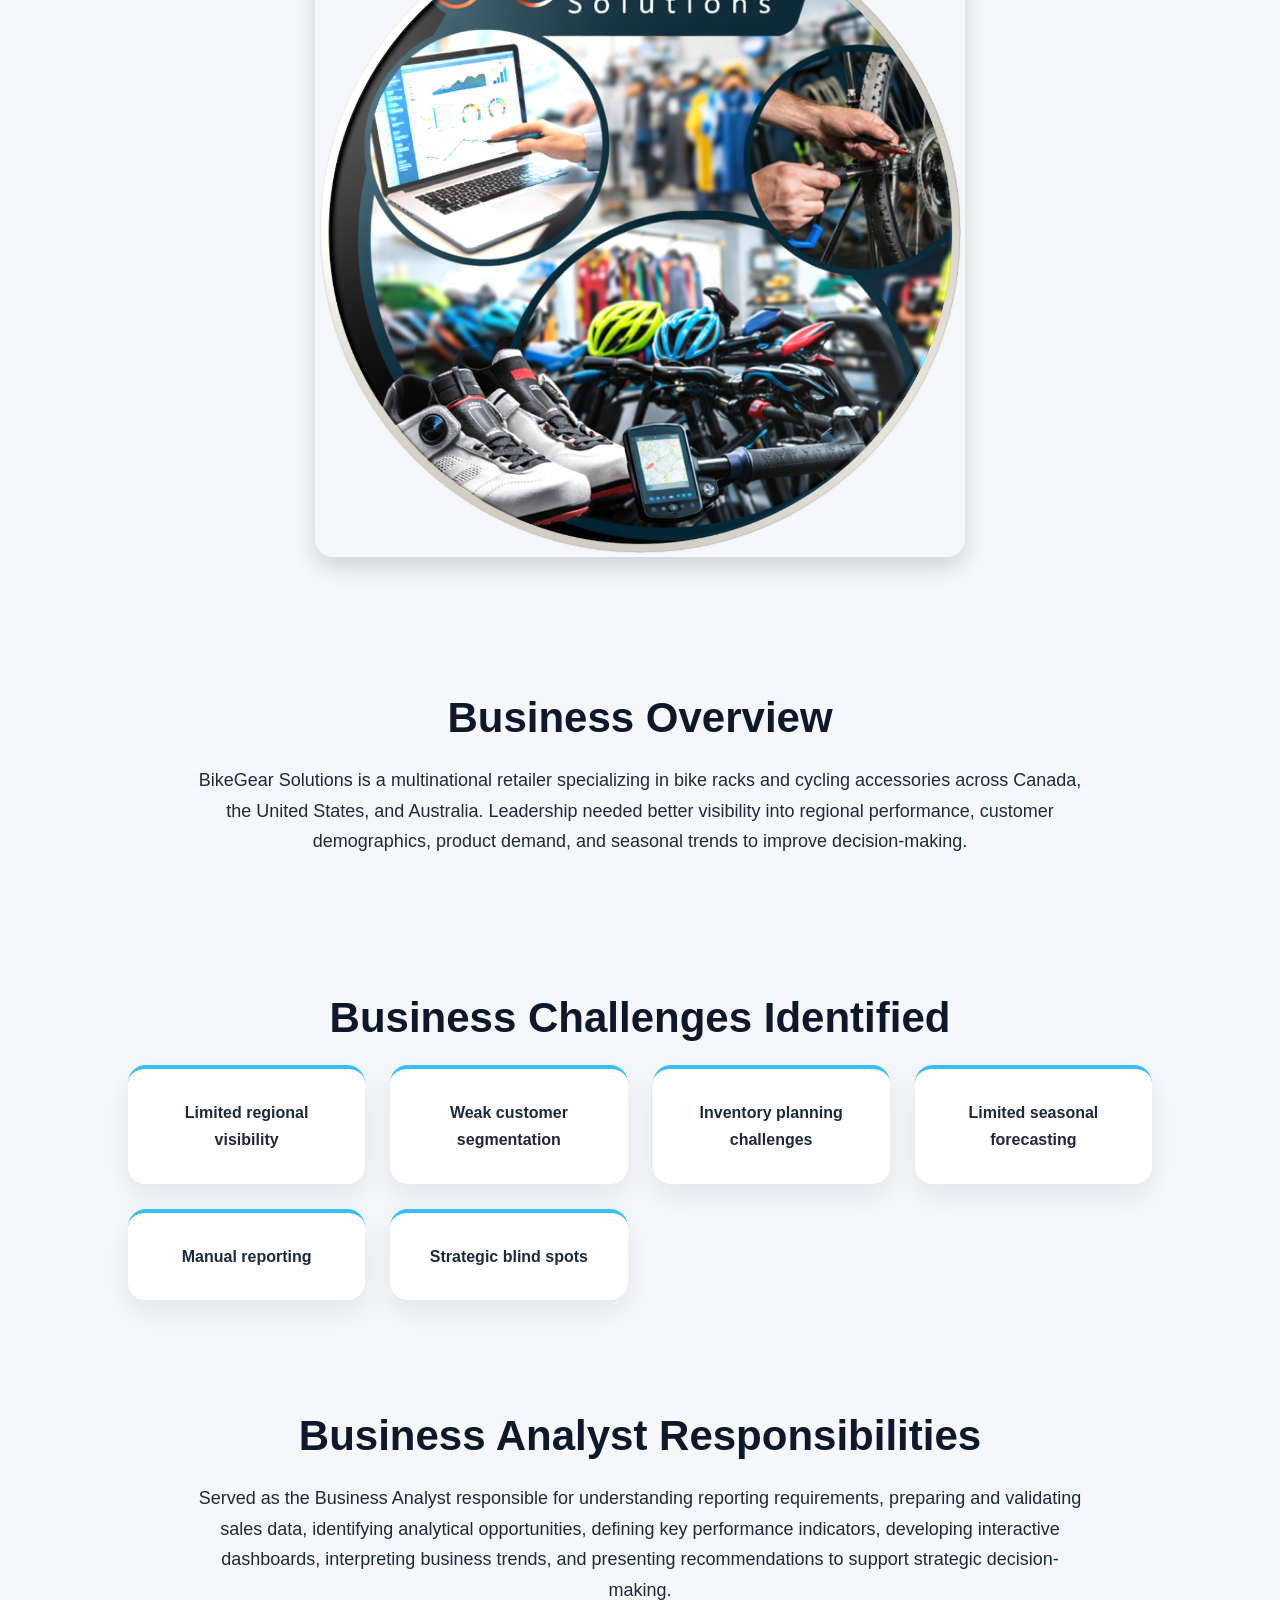
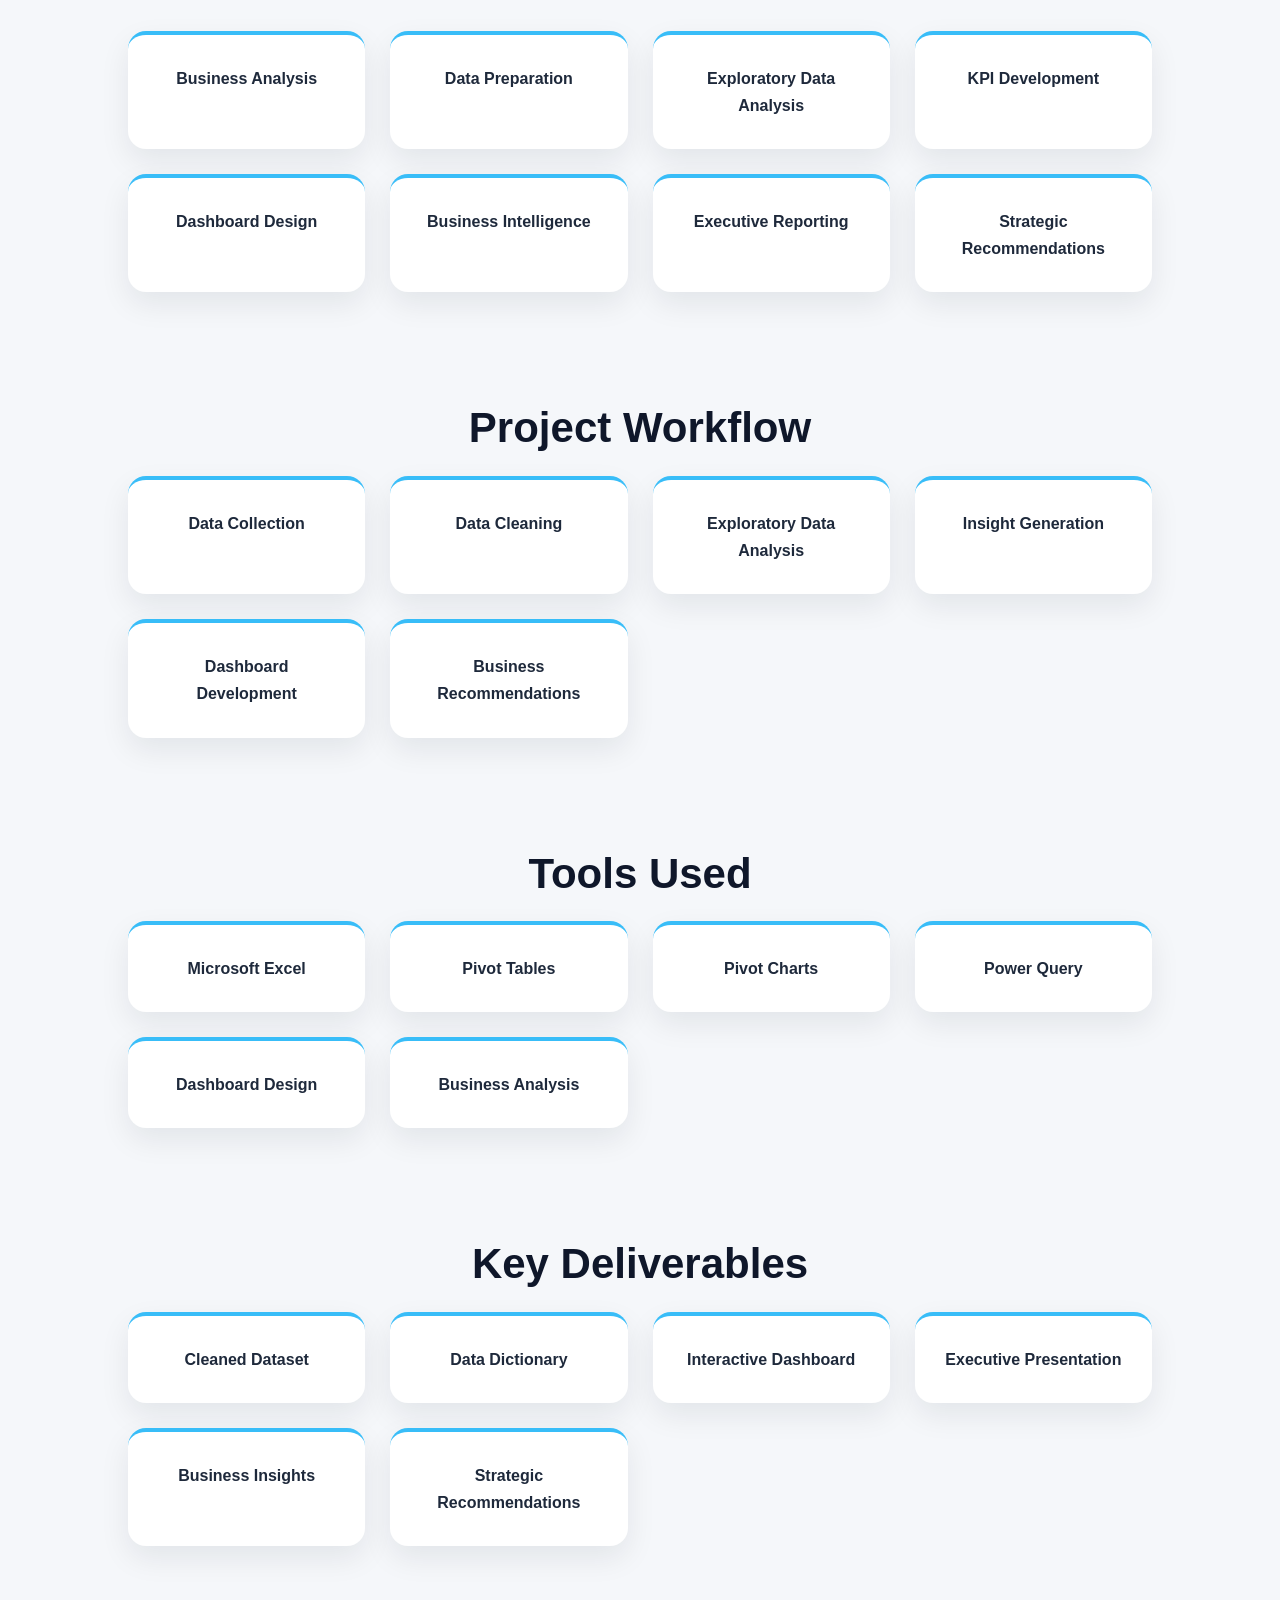
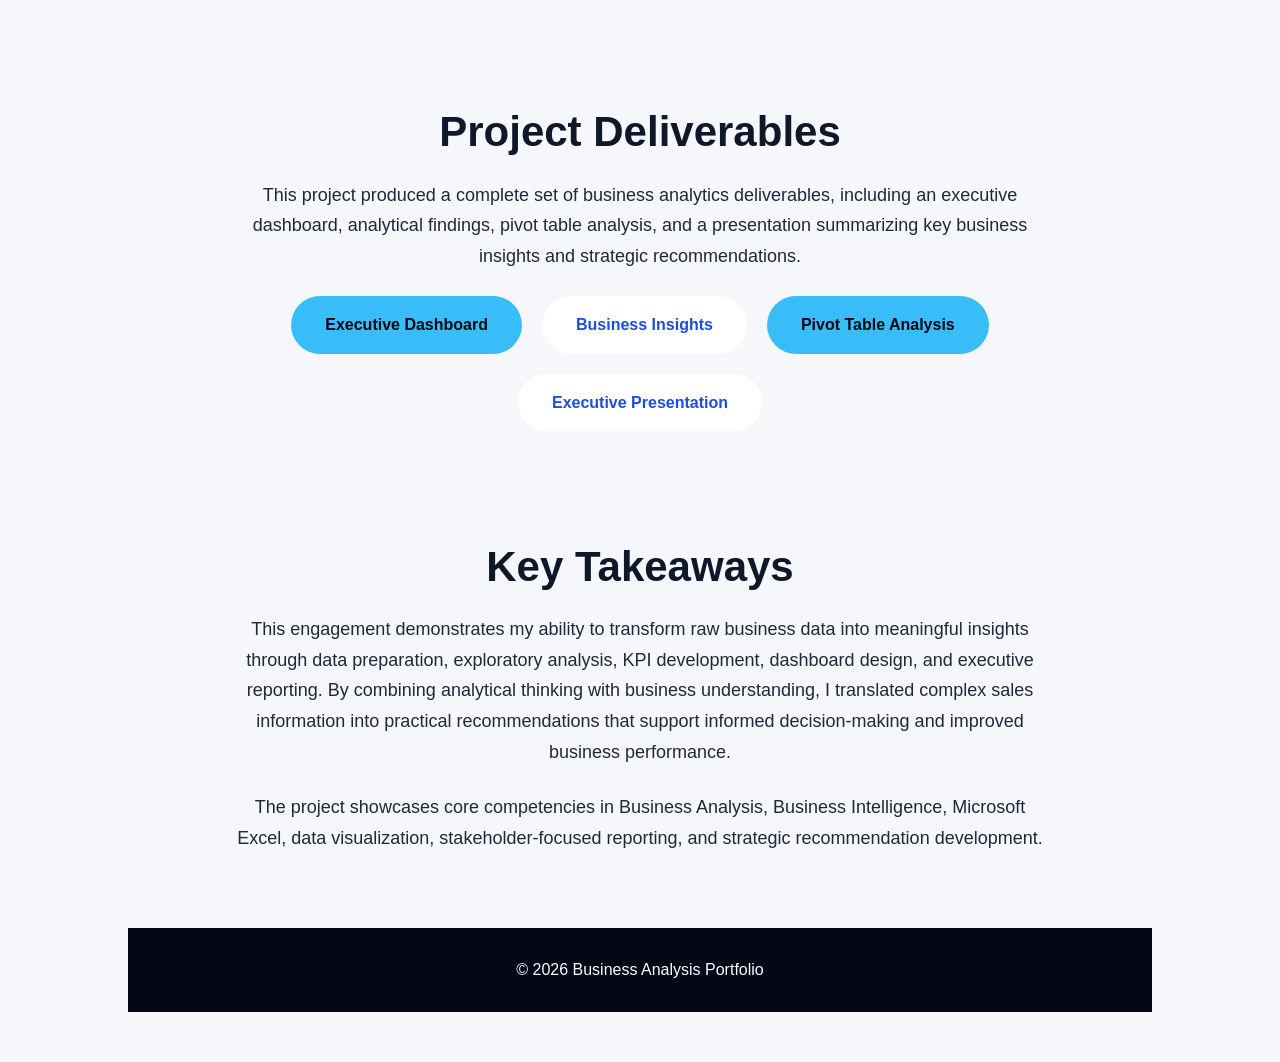
<file: projects/bikegear.html>
<!DOCTYPE html>
<html lang="en">

<head>

<meta charset="UTF-8">

<meta name="viewport" content="width=device-width, initial-scale=1.0">

<title>BikeGear Solutions</title>

<link rel="stylesheet" href="../style.css">

</head>

<body>

<nav>

<h2>BA Portfolio</h2>

<ul>

<li><a href="../index.html">Home</a></li>

<li><a href="../index.html#projects">Projects</a></li>

</ul>

</nav>

<header>

<div class="hero">

<div class="hero-badge">

Business Analysis • Business Intelligence • Microsoft Excel

</div>

<h1>BikeGear Solutions</h1>

<h2>Sales Intelligence & Business Analytics</h2>

<p>

Delivered a business intelligence and sales analytics solution that transformed historical retail sales data into actionable insights for executive decision-making. Leveraging Microsoft Excel, the engagement encompassed data preparation, exploratory data analysis (EDA), KPI development, customer segmentation, regional and product performance analysis, profitability analysis, interactive dashboard design, and executive reporting. The resulting insights informed strategic recommendations to optimize revenue growth, inventory planning, demand forecasting, marketing effectiveness, and operational decision-making.

</p>

<div class="hero-buttons">

<a href="#case-study" class="btn">

Explore Case Study

</a>

<a href="../assets/BikeGear_Executive_Presentation.pptx"
class="btn btn-secondary"
target="_blank">

Download Presentation

</a>

</div>
</div>

</header>

<section>

  <section id="case-study">

<h2>The Business Story</h2>

<p class="section-intro">

BikeGear Solutions sought to improve business performance by gaining deeper visibility into retail sales trends, customer behaviour, regional performance, and product profitability. Existing reporting methods provided limited analytical insight, making it difficult for leadership to make timely, data-driven decisions.

</p>

<p class="section-intro">

This case study demonstrates how business analysis and Microsoft Excel were used to transform raw sales data into meaningful insights through data preparation, exploratory analysis, KPI development, dashboard creation, and executive recommendations.

</p>

</section>

<img class="bikegear-case-img" src="../images/bikegear-cover.png" alt="BikeGear Solutions Business Analytics Project">

</section>
  
<section>

<h2 style="text-align:center;">Business Overview</h2>

<p class="section-intro">

BikeGear Solutions is a multinational retailer specializing in bike racks and cycling accessories across Canada, the United States, and Australia. Leadership needed better visibility into regional performance, customer demographics, product demand, and seasonal trends to improve decision-making.

</p>

</section>

<section>

<h2>Business Challenges Identified</h2>

<div class="skills">

<div class="card">Limited regional visibility</div>

<div class="card">Weak customer segmentation</div>

<div class="card">Inventory planning challenges</div>

<div class="card">Limited seasonal forecasting</div>

<div class="card">Manual reporting</div>

<div class="card">Strategic blind spots</div>

</div>

</section>

  <section>

<h2>Business Analyst Responsibilities</h2>

<p class="section-intro">

Served as the Business Analyst responsible for understanding reporting requirements, preparing and validating sales data, identifying analytical opportunities, defining key performance indicators, developing interactive dashboards, interpreting business trends, and presenting recommendations to support strategic decision-making.

</p>

<div class="skills">

<div class="card">Business Analysis</div>

<div class="card">Data Preparation</div>

<div class="card">Exploratory Data Analysis</div>

<div class="card">KPI Development</div>

<div class="card">Dashboard Design</div>

<div class="card">Business Intelligence</div>

<div class="card">Executive Reporting</div>

<div class="card">Strategic Recommendations</div>

</div>

</section>
<section>

<h2>Project Workflow</h2>

<div class="skills">

<div class="card">Data Collection</div>

<div class="card">Data Cleaning</div>

<div class="card">Exploratory Data Analysis</div>

<div class="card">Insight Generation</div>

<div class="card">Dashboard Development</div>

<div class="card">Business Recommendations</div>

</div>

</section>

<section>

<h2>Tools Used</h2>

<div class="skills">

<div class="card">Microsoft Excel</div>

<div class="card">Pivot Tables</div>

<div class="card">Pivot Charts</div>

<div class="card">Power Query</div>

<div class="card">Dashboard Design</div>

<div class="card">Business Analysis</div>

</div>

</section>

<section>

<h2>Key Deliverables</h2>

<div class="skills">

<div class="card">Cleaned Dataset</div>

<div class="card">Data Dictionary</div>

<div class="card">Interactive Dashboard</div>

<div class="card">Executive Presentation</div>

<div class="card">Business Insights</div>

<div class="card">Strategic Recommendations</div>

</div>

</section>

  <section>

<section>

<h2>Project Deliverables</h2>

<p class="section-intro">

This project produced a complete set of business analytics deliverables, including an executive dashboard, analytical findings, pivot table analysis, and a presentation summarizing key business insights and strategic recommendations.

</p>

<div class="hero-buttons">

<a href="../assets/BikeGear_Executive_Dashboard.jpg"
class="btn"
target="_blank">

Executive Dashboard

</a>

<a href="../assets/BikeGear_Business_Insights.jpg"
class="btn btn-secondary"
target="_blank">

Business Insights

</a>

<a href="../assets/BikeGear_Pivot_Table_Analysis.pdf"
class="btn"
target="_blank">

Pivot Table Analysis

</a>

<a href="../assets/BikeGear_Executive_Presentation.pptx"
class="btn btn-secondary"
target="_blank">

Executive Presentation

</a>

</div>

</section>

  <section>

<h2>Key Takeaways</h2>

<p class="section-intro">

This engagement demonstrates my ability to transform raw business data into meaningful insights through data preparation, exploratory analysis, KPI development, dashboard design, and executive reporting. By combining analytical thinking with business understanding, I translated complex sales information into practical recommendations that support informed decision-making and improved business performance.

</p>

<p class="section-intro">

The project showcases core competencies in Business Analysis, Business Intelligence, Microsoft Excel, data visualization, stakeholder-focused reporting, and strategic recommendation development.

</p>

</section>  

<footer>

<p>© 2026 Business Analysis Portfolio</p>

</footer>

</body>

</html>
</file>
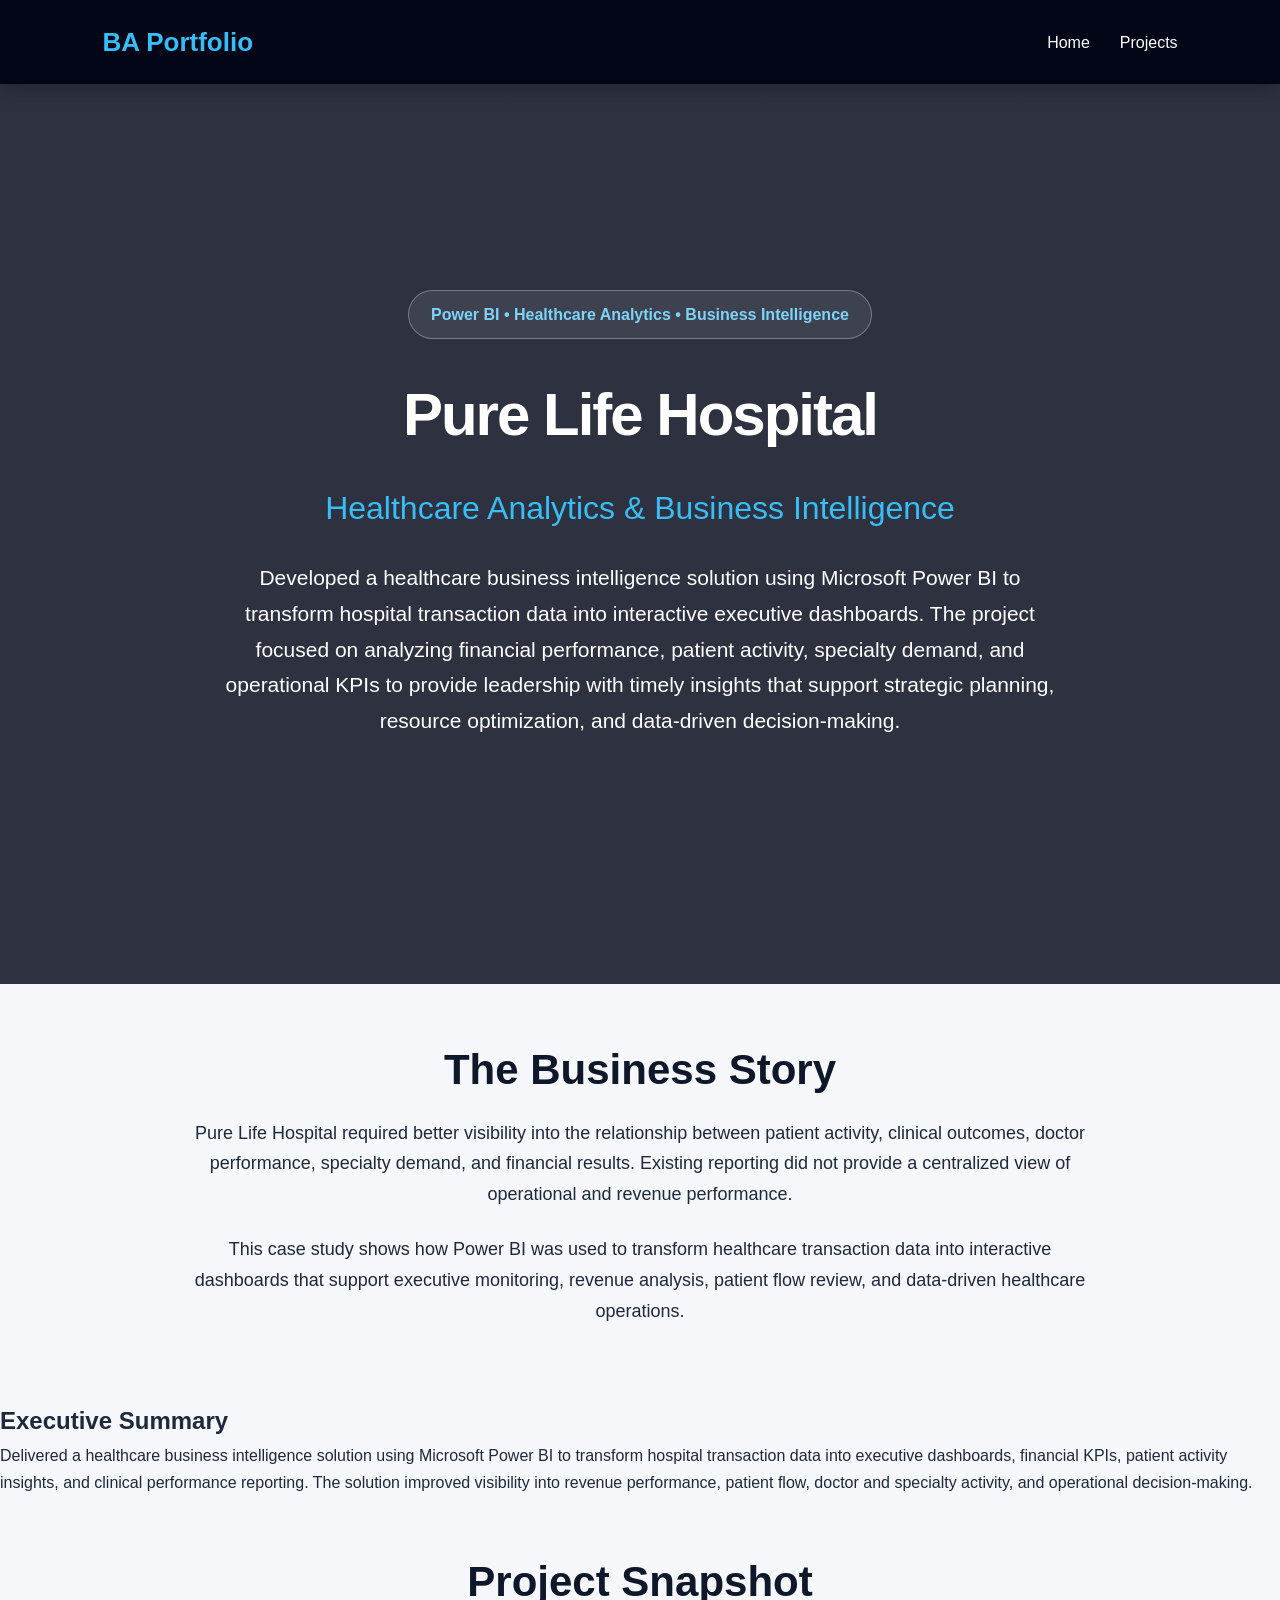
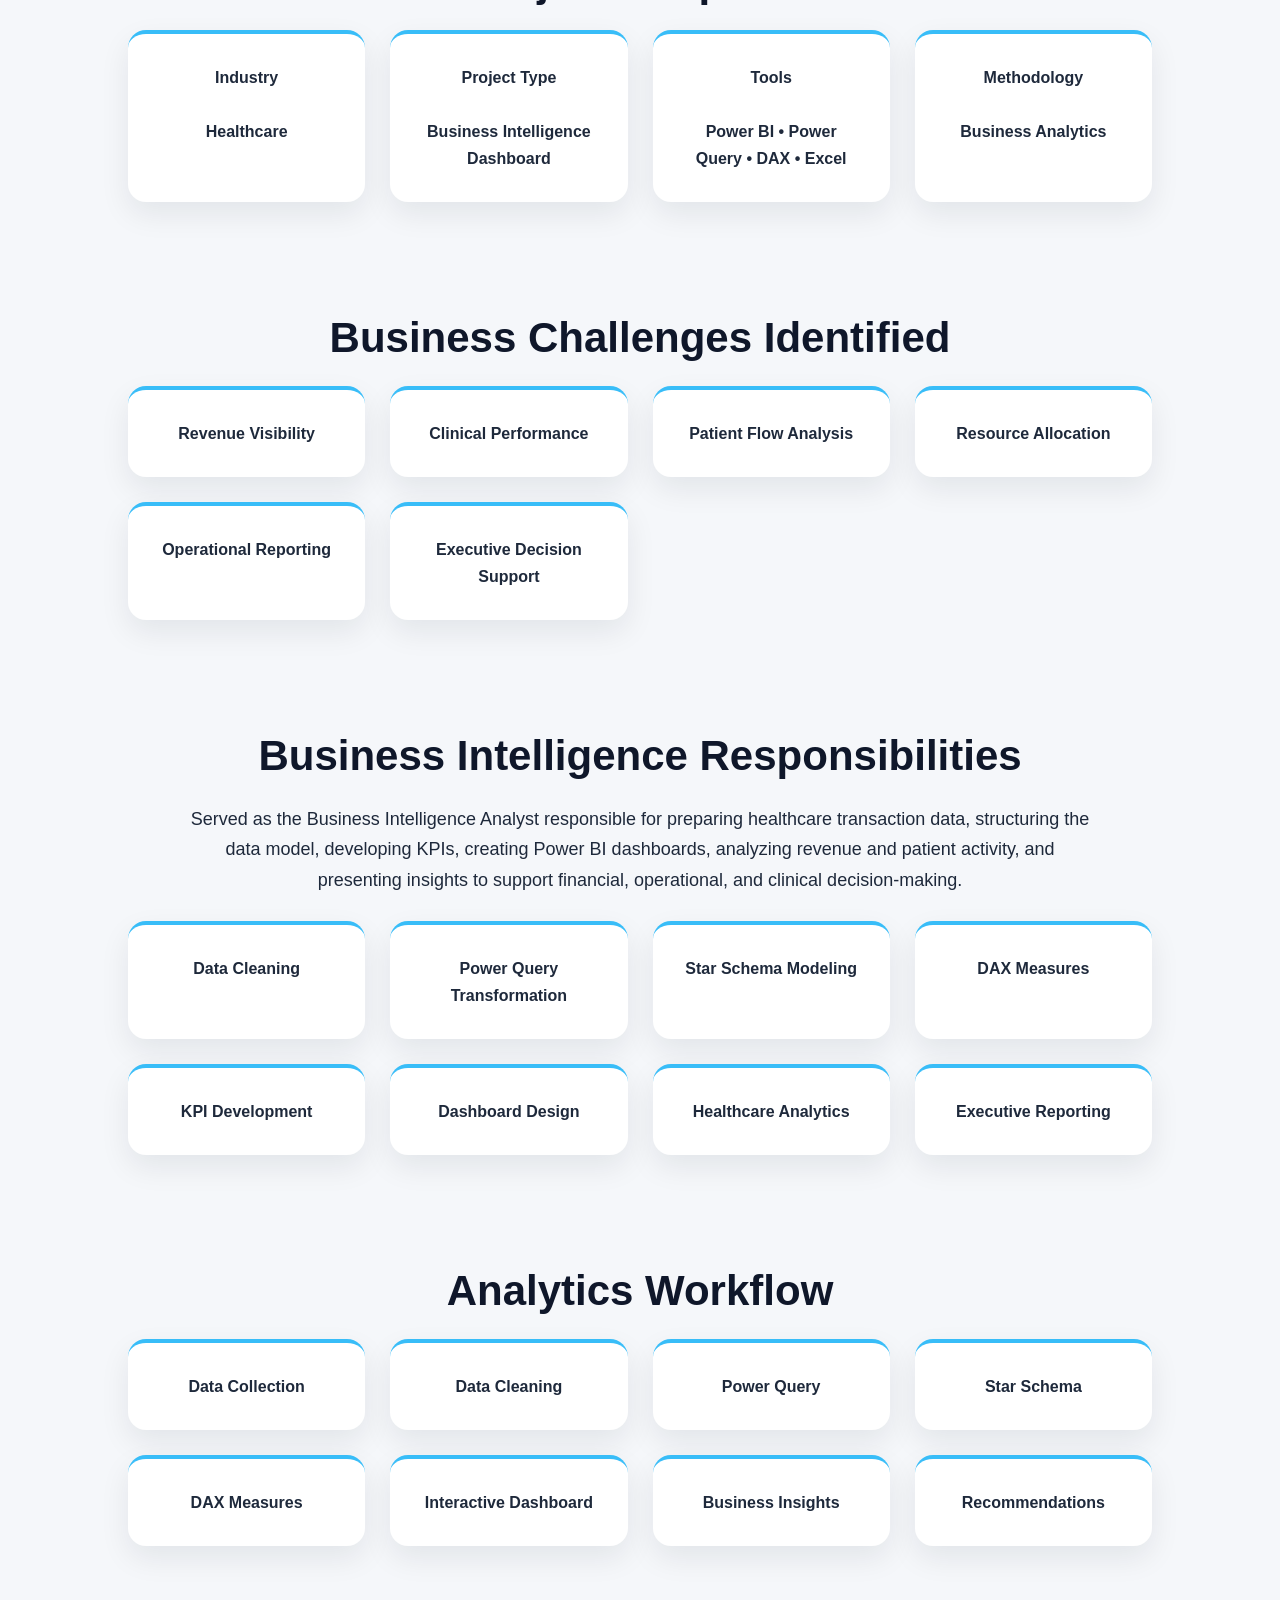
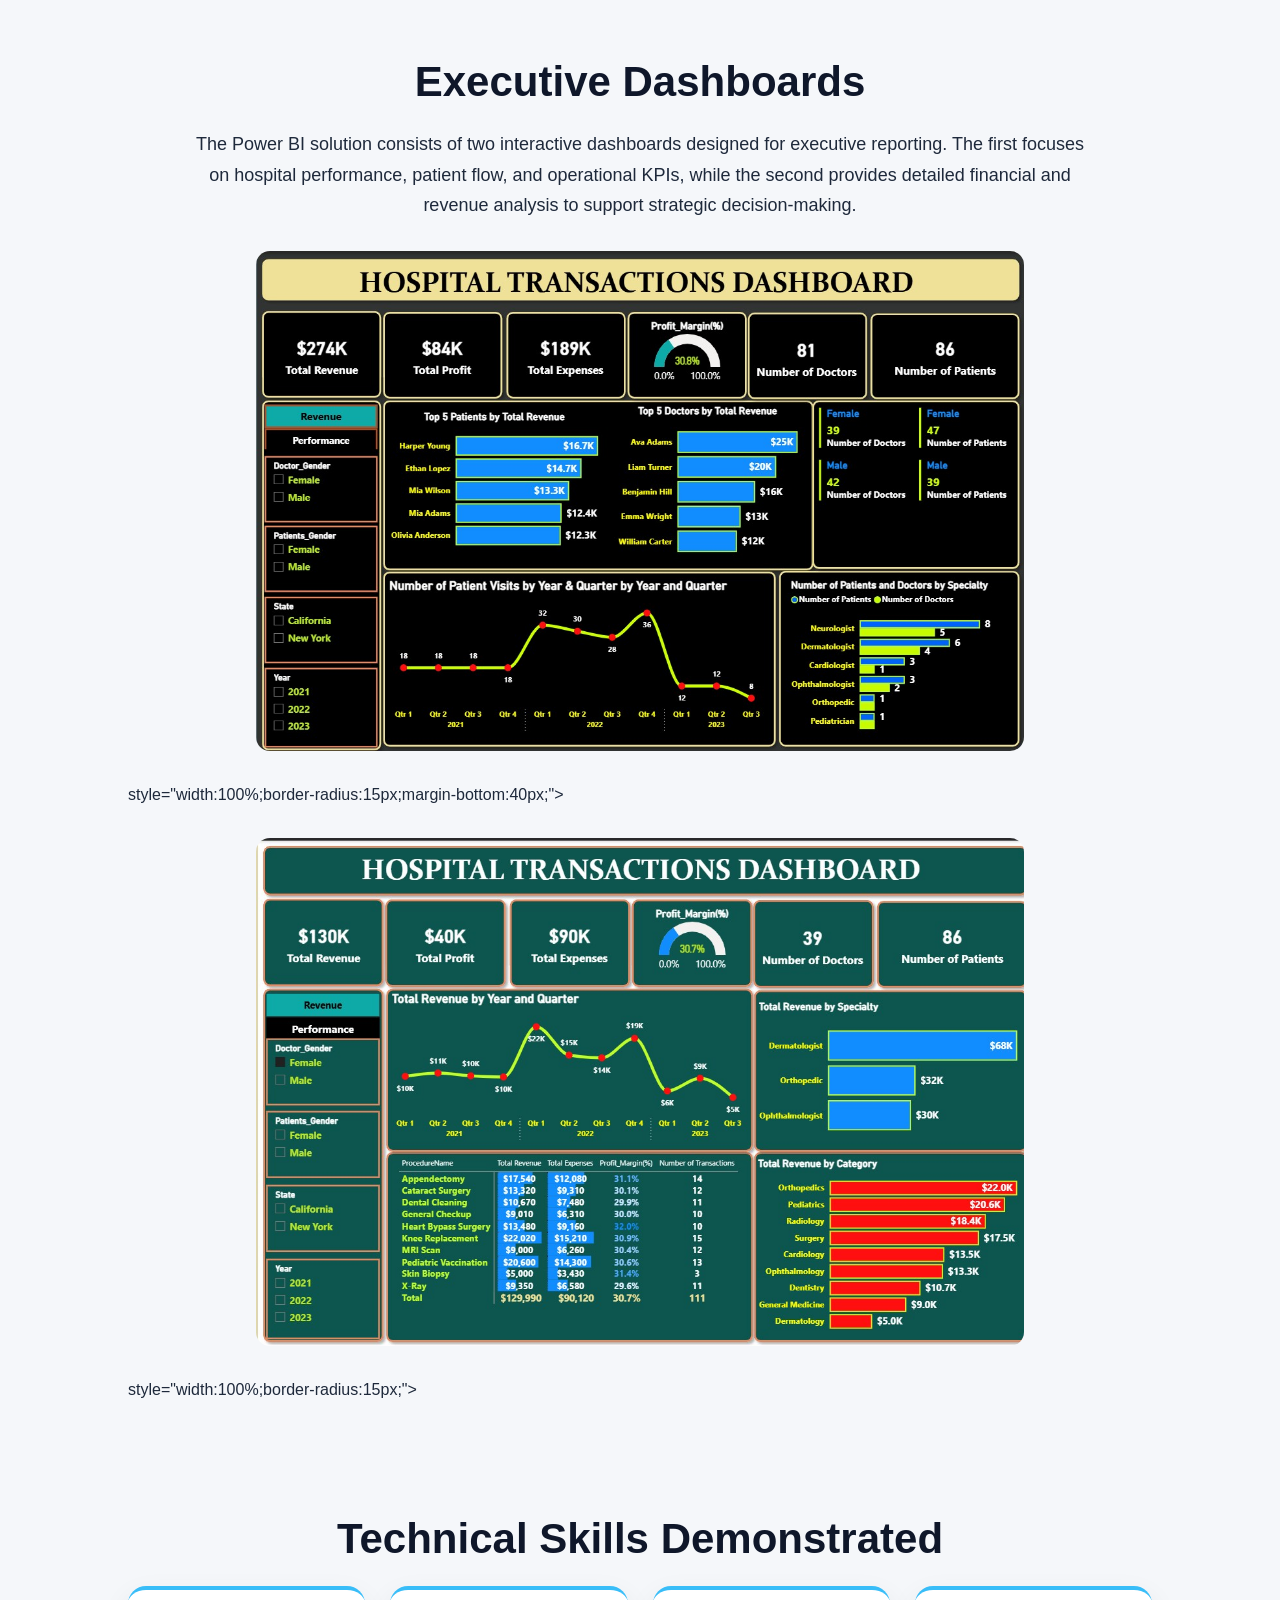
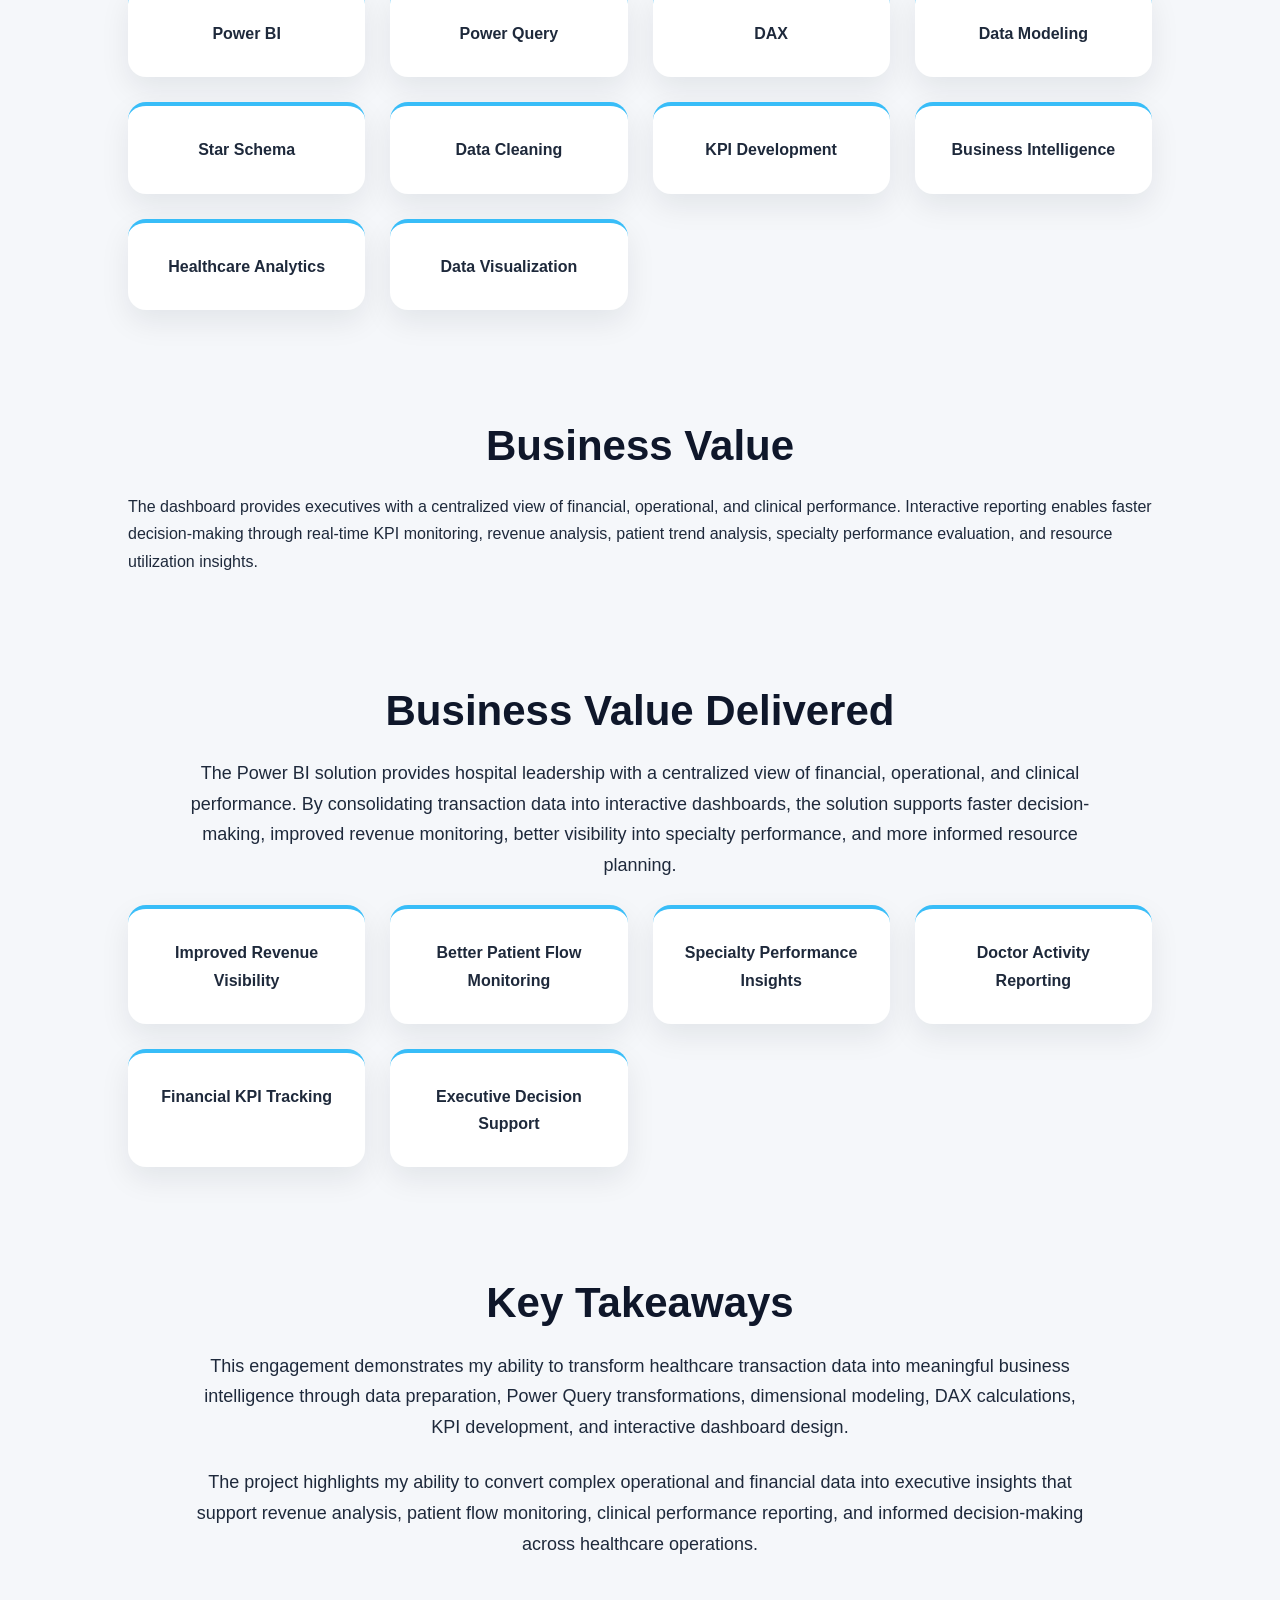
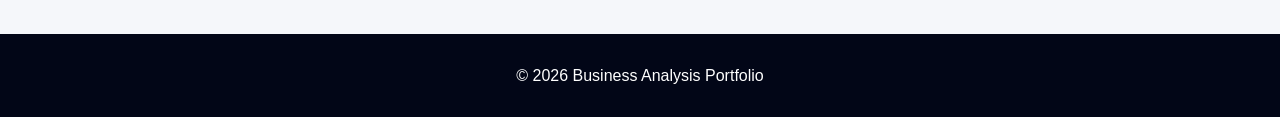
<file: projects/hospital.html>
<!DOCTYPE html>

<html lang="en">

<head>

<meta charset="UTF-8">

<meta name="viewport" content="width=device-width, initial-scale=1.0">

<title>Pure Life Hospital</title>

<link rel="stylesheet" href="../style.css">

</head>

<body>

   <nav>

<h2>BA Portfolio</h2>

<ul>

<li><a href="../index.html">Home</a></li>

<li><a href="../index.html#projects">Projects</a></li>

</ul>

</nav>

<header class="project-header">

<div class="hero">

<div class="hero-badge">
Power BI • Healthcare Analytics • Business Intelligence
</div>

<h1>Pure Life Hospital</h1>

<h2>Healthcare Analytics & Business Intelligence</h2>

<p>
Developed a healthcare business intelligence solution using Microsoft Power BI to transform hospital transaction data into interactive executive dashboards. The project focused on analyzing financial performance, patient activity, specialty demand, and operational KPIs to provide leadership with timely insights that support strategic planning, resource optimization, and data-driven decision-making.
</p>

</div>

</header>

</header>
<section id="case-study">

<h2>The Business Story</h2>

<p class="section-intro">
Pure Life Hospital required better visibility into the relationship between patient activity, clinical outcomes, doctor performance, specialty demand, and financial results. Existing reporting did not provide a centralized view of operational and revenue performance.
</p>

<p class="section-intro">
This case study shows how Power BI was used to transform healthcare transaction data into interactive dashboards that support executive monitoring, revenue analysis, patient flow review, and data-driven healthcare operations.
</p>

</section>

<h2>Executive Summary</h2>

<p>

<p>
Delivered a healthcare business intelligence solution using Microsoft Power BI to transform hospital transaction data into executive dashboards, financial KPIs, patient activity insights, and clinical performance reporting. The solution improved visibility into revenue performance, patient flow, doctor and specialty activity, and operational decision-making.
</p>
</p>

</section>

<section>

<h2>Project Snapshot</h2>

<div class="skills">

<div class="card">

<strong>Industry</strong><br><br>

Healthcare

</div>

<div class="card">

<strong>Project Type</strong><br><br>

Business Intelligence Dashboard

</div>

<div class="card">

<strong>Tools</strong><br><br>

Power BI • Power Query • DAX • Excel

</div>

<div class="card">

<strong>Methodology</strong><br><br>

Business Analytics

</div>

</div>

</section>

<section>

<h2>Business Challenges Identified</h2>

<div class="skills">

<div class="card">Revenue Visibility</div>

<div class="card">Clinical Performance</div>

<div class="card">Patient Flow Analysis</div>

<div class="card">Resource Allocation</div>

<div class="card">Operational Reporting</div>

<div class="card">Executive Decision Support</div>

</div>

</section>
<section>

<h2>Business Intelligence Responsibilities</h2>

<p class="section-intro">
Served as the Business Intelligence Analyst responsible for preparing healthcare transaction data, structuring the data model, developing KPIs, creating Power BI dashboards, analyzing revenue and patient activity, and presenting insights to support financial, operational, and clinical decision-making.
</p>

<div class="skills">

<div class="card">Data Cleaning</div>
<div class="card">Power Query Transformation</div>
<div class="card">Star Schema Modeling</div>
<div class="card">DAX Measures</div>
<div class="card">KPI Development</div>
<div class="card">Dashboard Design</div>
<div class="card">Healthcare Analytics</div>
<div class="card">Executive Reporting</div>

</div>

</section>
<section>

<h2>Analytics Workflow</h2>

<div class="skills">

<div class="card">Data Collection</div>

<div class="card">Data Cleaning</div>

<div class="card">Power Query</div>

<div class="card">Star Schema</div>

<div class="card">DAX Measures</div>

<div class="card">Interactive Dashboard</div>

<div class="card">Business Insights</div>

<div class="card">Recommendations</div>

</div>

</section>

<section>

<h2>Executive Dashboards</h2>

<p class="section-intro">
The Power BI solution consists of two interactive dashboards designed for executive reporting. The first focuses on hospital performance, patient flow, and operational KPIs, while the second provides detailed financial and revenue analysis to support strategic decision-making.
</p>

<img class="hospital-dashboard" src="../images/Hospital Transactions Dashboard - Performance.jpg" alt="Hospital performance dashboard">
style="width:100%;border-radius:15px;margin-bottom:40px;">

<img class="hospital-dashboard" src="../images/Hospital Transactions Dashboard - Revenue.jpg" alt="Hospital revenue dashboard">
style="width:100%;border-radius:15px;">

</section>
<section>

<h2>Technical Skills Demonstrated</h2>

<div class="skills">

<div class="card">Power BI</div>

<div class="card">Power Query</div>

<div class="card">DAX</div>

<div class="card">Data Modeling</div>

<div class="card">Star Schema</div>

<div class="card">Data Cleaning</div>

<div class="card">KPI Development</div>

<div class="card">Business Intelligence</div>

<div class="card">Healthcare Analytics</div>

<div class="card">Data Visualization</div>

</div>

</section>

<section>

<h2>Business Value</h2>

<p>

The dashboard provides executives with a centralized view of financial, operational, and clinical performance. Interactive reporting enables faster decision-making through real-time KPI monitoring, revenue analysis, patient trend analysis, specialty performance evaluation, and resource utilization insights.

</p>

</section>

<section>

<h2>Business Value Delivered</h2>

<p class="section-intro">
The Power BI solution provides hospital leadership with a centralized view of financial, operational, and clinical performance. By consolidating transaction data into interactive dashboards, the solution supports faster decision-making, improved revenue monitoring, better visibility into specialty performance, and more informed resource planning.
</p>

<div class="skills">

<div class="card">Improved Revenue Visibility</div>
<div class="card">Better Patient Flow Monitoring</div>
<div class="card">Specialty Performance Insights</div>
<div class="card">Doctor Activity Reporting</div>
<div class="card">Financial KPI Tracking</div>
<div class="card">Executive Decision Support</div>

</div>

</section>
   
  <section>

<h2>Key Takeaways</h2>

<p class="section-intro">

This engagement demonstrates my ability to transform healthcare transaction data into meaningful business intelligence through data preparation, Power Query transformations, dimensional modeling, DAX calculations, KPI development, and interactive dashboard design.

</p>

<p class="section-intro">

The project highlights my ability to convert complex operational and financial data into executive insights that support revenue analysis, patient flow monitoring, clinical performance reporting, and informed decision-making across healthcare operations.

</p>

</section>

   <footer>

<p>© 2026 Business Analysis Portfolio</p>

</footer>

</body>
</html>
</file>
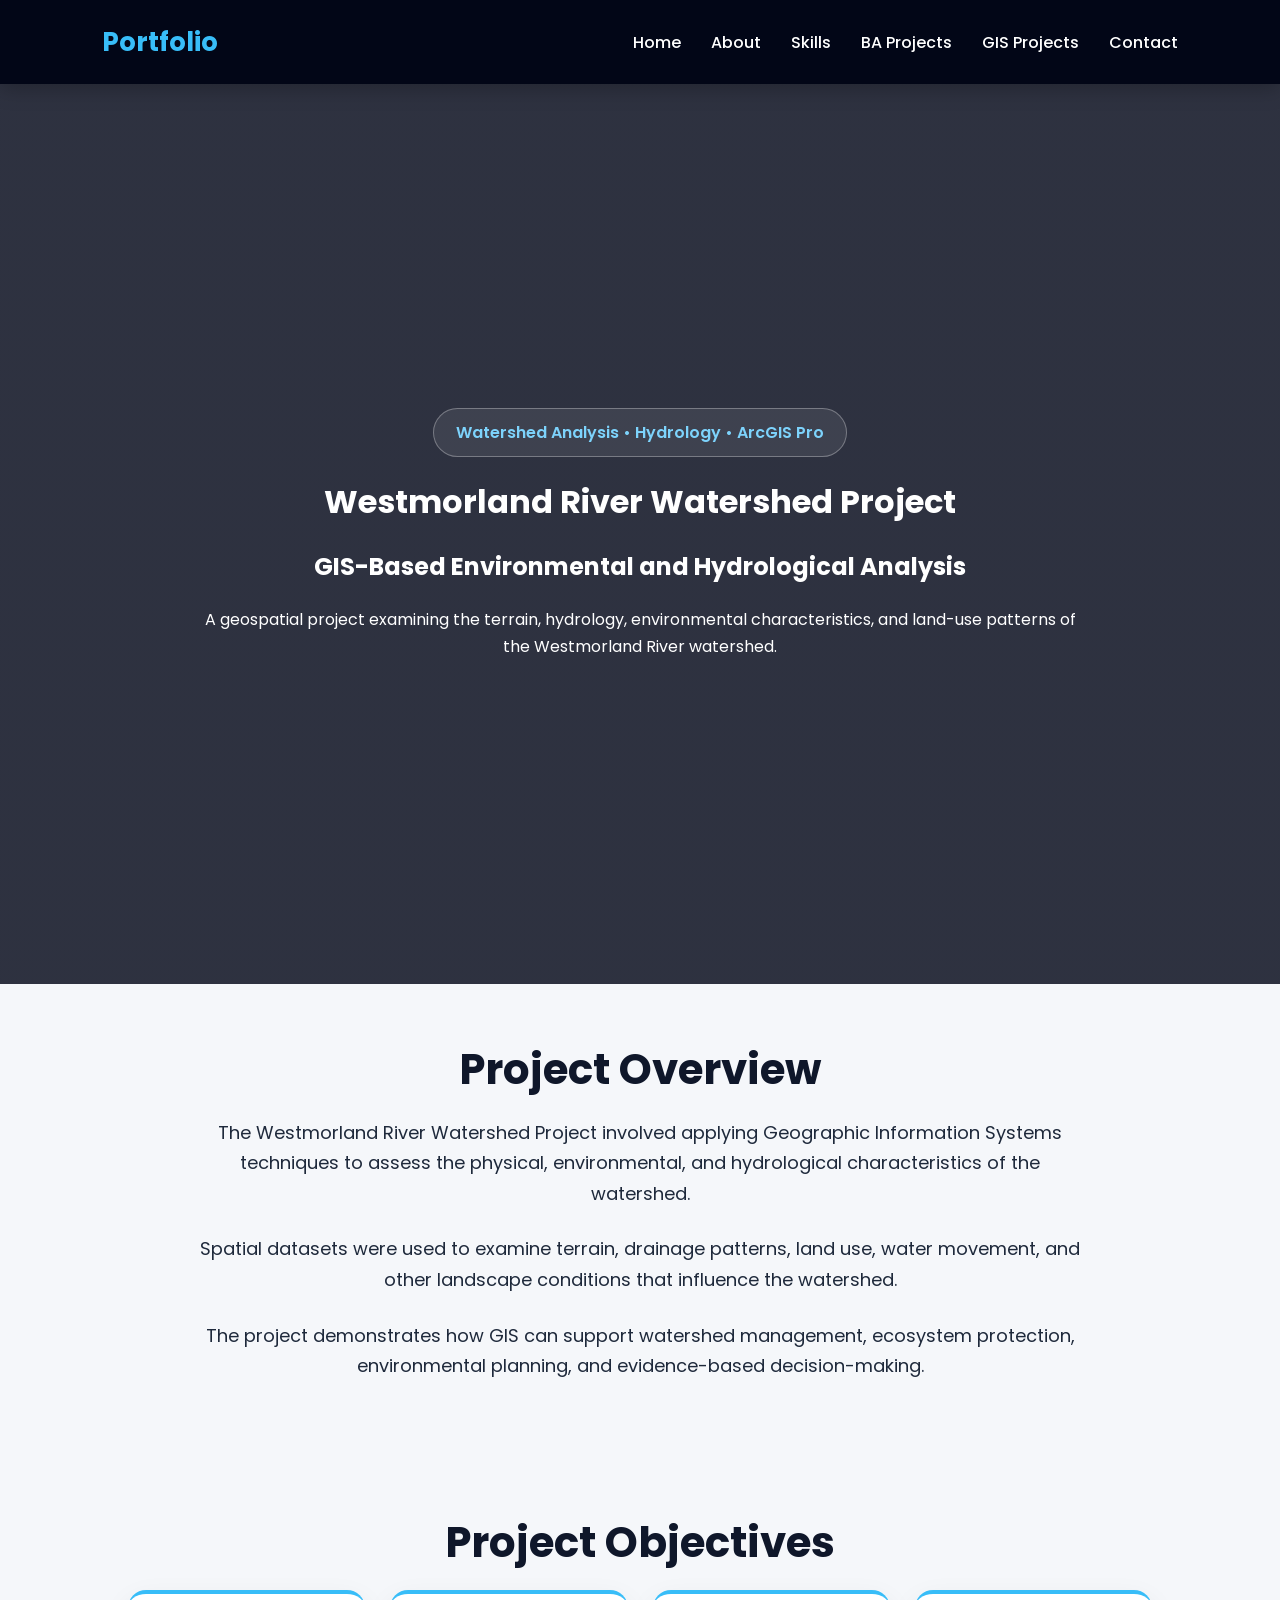
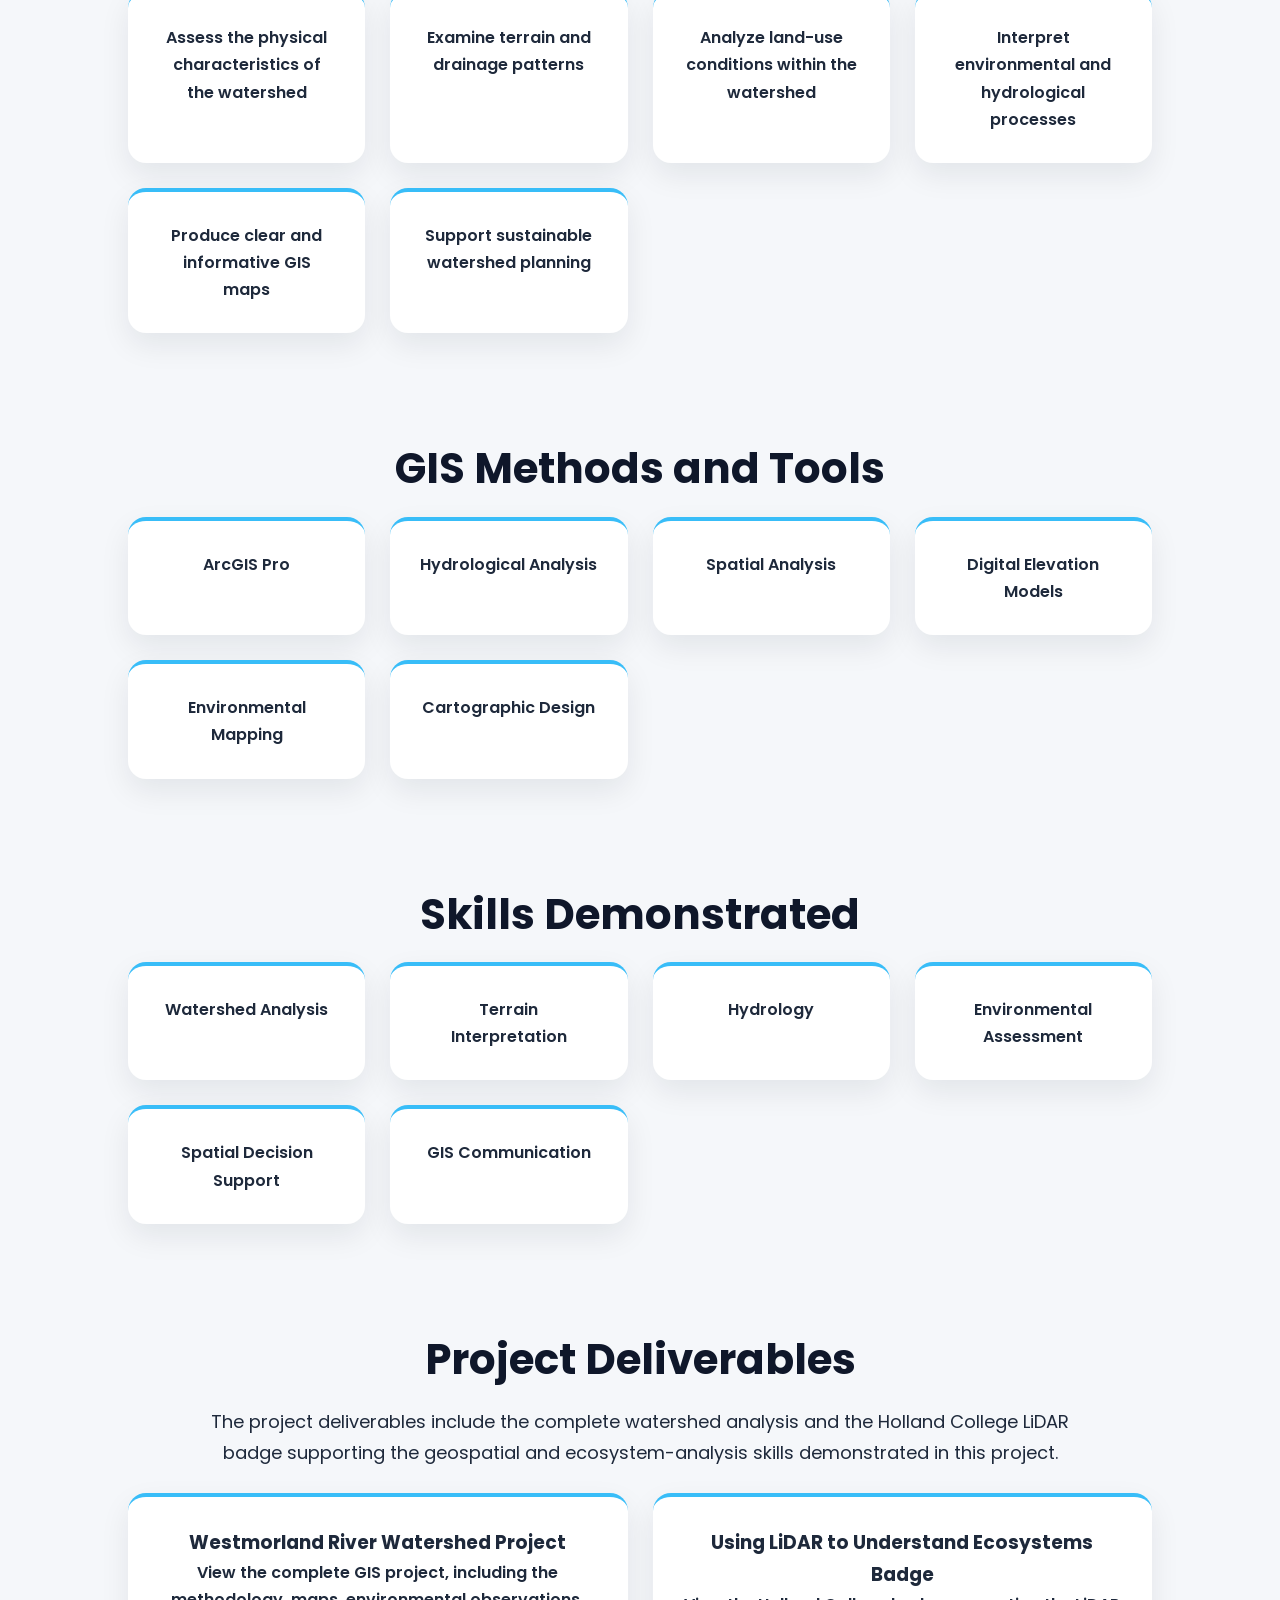
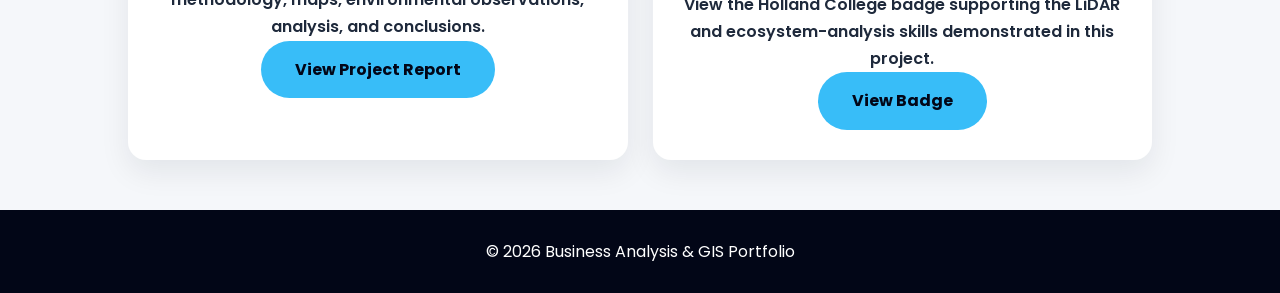
<file: projects/westmorland.html>
<!DOCTYPE html>
<html lang="en">

<head>
  <meta charset="UTF-8">
  <meta name="viewport" content="width=device-width, initial-scale=1.0">

  <title>Westmorland River Watershed Project</title>

  <link rel="preconnect" href="https://fonts.googleapis.com">
  <link rel="preconnect" href="https://fonts.gstatic.com" crossorigin>

  <link href="https://fonts.googleapis.com/css2?family=Poppins:wght@400;500;600;700&display=swap"
        rel="stylesheet">

  <link rel="stylesheet" href="../style.css">
</head>

<body>

  <nav>
    <h2>Portfolio</h2>

    <ul>
      <li><a href="../index.html">Home</a></li>
      <li><a href="../index.html#about">About</a></li>
      <li><a href="../index.html#skills">Skills</a></li>
      <li><a href="../index.html#projects">BA Projects</a></li>
      <li><a href="../index.html#gis-projects">GIS Projects</a></li>
      <li><a href="../index.html#contact">Contact</a></li>
    </ul>
  </nav>


  <header class="project-hero hygieia-hero">

    <span class="hero-badge">
      Watershed Analysis • Hydrology • ArcGIS Pro
    </span>

    <h1>Westmorland River Watershed Project</h1>

    <h2>GIS-Based Environmental and Hydrological Analysis</h2>

    <p>
      A geospatial project examining the terrain, hydrology,
      environmental characteristics, and land-use patterns of the
      Westmorland River watershed.
    </p>

  </header>


  <main>

    <section>

      <h2>Project Overview</h2>

      <p class="section-intro">
        The Westmorland River Watershed Project involved applying
        Geographic Information Systems techniques to assess the physical,
        environmental, and hydrological characteristics of the watershed.
      </p>

      <p class="section-intro">
        Spatial datasets were used to examine terrain, drainage patterns,
        land use, water movement, and other landscape conditions that
        influence the watershed.
      </p>

      <p class="section-intro">
        The project demonstrates how GIS can support watershed management,
        ecosystem protection, environmental planning, and evidence-based
        decision-making.
      </p>

    </section>


    <section>

      <h2>Project Objectives</h2>

      <div class="skills">

        <div class="card">
          Assess the physical characteristics of the watershed
        </div>

        <div class="card">
          Examine terrain and drainage patterns
        </div>

        <div class="card">
          Analyze land-use conditions within the watershed
        </div>

        <div class="card">
          Interpret environmental and hydrological processes
        </div>

        <div class="card">
          Produce clear and informative GIS maps
        </div>

        <div class="card">
          Support sustainable watershed planning
        </div>

      </div>

    </section>


    <section>

      <h2>GIS Methods and Tools</h2>

      <div class="skills">

        <div class="card">
          ArcGIS Pro
        </div>

        <div class="card">
          Hydrological Analysis
        </div>

        <div class="card">
          Spatial Analysis
        </div>

        <div class="card">
          Digital Elevation Models
        </div>

        <div class="card">
          Environmental Mapping
        </div>

        <div class="card">
          Cartographic Design
        </div>

      </div>

    </section>


    <section>

      <h2>Skills Demonstrated</h2>

      <div class="skills">

        <div class="card">
          Watershed Analysis
        </div>

        <div class="card">
          Terrain Interpretation
        </div>

        <div class="card">
          Hydrology
        </div>

        <div class="card">
          Environmental Assessment
        </div>

        <div class="card">
          Spatial Decision Support
        </div>

        <div class="card">
          GIS Communication
        </div>

      </div>

    </section>


    <section>

     <h2>Project Deliverables</h2>

<p class="section-intro">
  The project deliverables include the complete watershed analysis and
  the Holland College LiDAR badge supporting the geospatial and
  ecosystem-analysis skills demonstrated in this project.
</p>

<div class="skills">

  <div class="card">

    <h3>Westmorland River Watershed Project</h3>

    <p>
      View the complete GIS project, including the methodology, maps,
      environmental observations, analysis, and conclusions.
    </p>

    <a href="../assets/Westmorland River Watershed Project.pdf"
       class="btn"
       target="_blank">
      View Project Report
    </a>

  </div>


  <div class="card">

    <h3>Using LiDAR to Understand Ecosystems Badge</h3>

    <p>
      View the Holland College badge supporting the LiDAR and
      ecosystem-analysis skills demonstrated in this project.
    </p>

  <a href="../assets/Using%20LIDAR%20To%20Understand%20Ecosystems%20Badge%20Holland%20College.pdf"
   class="btn"
   target="_blank">
  View Badge
</a>

  </div>

</div>

</section>

</main>


<footer>
  <p>© 2026 Business Analysis & GIS Portfolio</p>
</footer>

</body>

</html>
</file>
<file: style.css>
*{
    margin:0;
    padding:0;
    box-sizing:border-box;
}

html{
    scroll-behavior:smooth;
}

body{
    font-family:'Poppins',sans-serif;
    background:#f5f7fa;
    color:#1e293b;
    line-height:1.7;
}

/* NAVIGATION */

nav{
    display:flex;
    justify-content:space-between;
    align-items:center;
    padding:20px 8%;
    background:#020617;
    color:white;
    position:sticky;
    top:0;
    z-index:1000;
    box-shadow:0 4px 20px rgba(0,0,0,.25);
}

nav h2{
    font-size:26px;
    font-weight:700;
    color:#38bdf8;
}

nav ul{
    display:flex;
    list-style:none;
    gap:30px;
}

nav a{
    color:white;
    text-decoration:none;
    font-weight:500;
}

nav a:hover{
    color:#38bdf8;
}

/* HERO */

header{
    min-height:100vh;
    display:flex;
    justify-content:center;
    align-items:center;
    text-align:center;
    padding:90px 10%;
    color:white;
    background:
    linear-gradient(rgba(2,6,23,.82),rgba(2,6,23,.82)),
    url("https://images.unsplash.com/photo-1551434678-e076c223a692?auto=format&fit=crop&w=1800&q=80");
    background-size:cover;
    background-position:center;
}

.hero{
    max-width:1000px;
}

.hero-badge{
    display:inline-block;
    padding:10px 22px;
    border:1px solid rgba(255,255,255,.3);
    border-radius:50px;
    color:#7dd3fc;
    margin-bottom:25px;
    font-weight:600;
    background:rgba(255,255,255,.08);
}

.hero h1{
    font-size:60px;
    font-weight:700;
    margin-bottom:15px;
    letter-spacing:-2px;
}

.hero h2{
    font-size:32px;
    color:#38bdf8;
    margin-bottom:25px;
    font-weight:500;
}

.hero p{
    max-width:850px;
    margin:0 auto 40px;
    font-size:21px;
}

/* BUTTONS */

.hero-buttons{
    display:flex;
    justify-content:center;
    gap:20px;
    flex-wrap:wrap;
}

.btn{
    display:inline-block;
    padding:15px 34px;
    background:#38bdf8;
    color:#020617;
    text-decoration:none;
    border-radius:50px;
    font-weight:700;
}

.btn:hover{
    background:white;
}

.btn-secondary{
    background:white;
    color:#1d4ed8;
}

.btn-secondary:hover{
    background:#38bdf8;
    color:#020617;
}

/* SECTIONS */

section{
    padding:50px 10%;
}

section h2{
    font-size:42px;
    text-align:center;
    margin-bottom:12px;
    color:#0f172a;
}

.section-intro{
    max-width:900px;
    margin:0 auto 25px;
    text-align:center;
    font-size:18px;
    line-height:1.7;
}

/* SKILLS / CARDS */

.skills{
    display:grid;
    grid-template-columns:repeat(auto-fit,minmax(220px,1fr));
    gap:25px;
}

.card{
    background:white;
    padding:30px;
    border-radius:18px;
    text-align:center;
    font-weight:600;
    box-shadow:0 12px 30px rgba(15,23,42,.08);
    border-top:4px solid #38bdf8;
}

/* PROJECTS */

.projects{
    display:grid;
    grid-template-columns:repeat(2,minmax(0,1fr));
    gap:40px;
    max-width:1200px;
    margin:0 auto;
}

.project{
    background:white;
    border-radius:22px;
    overflow:hidden;
    box-shadow:0 15px 40px rgba(15,23,42,.12);
}

.project-img{
    height:250px;
    width:100%;
    background-size:cover;
    background-position:center;
    background-repeat:no-repeat;
}

.hygieia-img {
  background-image: url("images/project-hygieia.png");
  background-size: cover;
  background-position: center;
}

.barrel-img{
    background-image:
    linear-gradient(rgba(15,23,42,.10),rgba(15,23,42,.10)),
    url("images/barrel.png");
}

.bikegear-img{
    background-image:
    linear-gradient(rgba(15,23,42,.10),rgba(15,23,42,.10)),
    url("images/bikegear-cover.png");
}

.hospital-img{
    background-image:
    linear-gradient(rgba(15,23,42,.10),rgba(15,23,42,.10)),
    url("images/Hospital Transactions Dashboard - Performance.jpg");
}

.salesforce-img{
    background-image:
    linear-gradient(rgba(15,23,42,.10),rgba(15,23,42,.10)),
    url("images/salesforce.png");
}

.project-content{
    padding:30px;
}

.project h3{
    font-size:26px;
    margin-bottom:15px;
    color:#0f172a;
}

.project p{
    margin-bottom:25px;
}

.project a{
    display:inline-block;
    color:#1d4ed8;
    font-weight:700;
    text-decoration:none;
}

.project a:hover{
    color:#0f172a;
}

/* CASE STUDY IMAGES */

.case-img{
    display:block;
    width:85%;
    max-width:700px;
    margin:30px auto;
    border-radius:18px;
    box-shadow:0 10px 25px rgba(0,0,0,.15);
}

.bikegear-case-img{
    display:block;
    width:65%;
    max-width:650px;
    margin:25px auto;
    border-radius:18px;
    box-shadow:0 10px 25px rgba(0,0,0,.15);
}

/* CONTACT */

#contact{
    text-align:center;
    background:#e0f2fe;
}

#contact p{
    margin:10px auto;
    font-size:18px;
    max-width:900px;
}

/* FOOTER */

footer{
    background:#020617;
    color:white;
    text-align:center;
    padding:28px;
}

/* HYGIEIA PAGE */

.hygieia-hero {
    display:block;
    text-align:center;
    padding:80px 10%;
}

.hygieia-hero h1,
.hygieia-hero h2,
.hygieia-hero p {
    max-width:900px;
    margin-left:auto;
    margin-right:auto;
}

.project-hero.hygieia-hero {
    display:flex !important;
    flex-direction:column !important;
    align-items:center !important;
    justify-content:center !important;
    text-align:center !important;
    gap:18px !important;
    padding:90px 10% !important;
}

.project-hero.hygieia-hero .hero-badge,
.project-hero.hygieia-hero h1,
.project-hero.hygieia-hero h2,
.project-hero.hygieia-hero p {
    max-width:900px;
    margin:0 auto;
}

.project-content .btn {
    padding:10px 22px;
    font-size:0.95rem;
    border-radius:30px;
    margin-top:15px;
}

.hospital-dashboard {
    display:block !important;
    width:75% !important;
    max-width:850px !important;
    height:auto !important;
    margin:30px auto !important;
    border-radius:14px !important;
}


/* BUSINESS PROJECT CARDS */

#projects .projects,
#projects .projects-container,
#projects .projects-grid {
    display:grid !important;
    grid-template-columns:repeat(2, minmax(0, 420px)) !important;
    gap:40px !important;
    justify-content:center !important;
    align-items:stretch !important;
    max-width:1200px !important;
    margin:0 auto !important;
}

#projects .project,
#projects .project-card {
    display:block !important;
    width:100% !important;
    max-width:420px !important;
    overflow:hidden !important;
    border-radius:22px !important;
}

#projects .project-img {
    display:block !important;
    width:100% !important;
    height:200px !important;
    min-height:200px !important;
    background-size:cover !important;
    background-position:center !important;
    background-repeat:no-repeat !important;
}

#projects .project-content {
    display:block !important;
    width:100% !important;
    padding:24px !important;
}

#projects .project-content h3 {
    font-size:1.25rem !important;
    line-height:1.35 !important;
}

#projects .project-content p {
    width:100% !important;
    max-width:100% !important;
    font-size:0.95rem !important;
    line-height:1.55 !important;
}


/* TABLET */

@media(max-width:950px) {

    #projects .projects,
    #projects .projects-container,
    #projects .projects-grid {
        grid-template-columns:minmax(0, 420px) !important;
    }
}


/* MOBILE */

@media(max-width:768px) {

    nav {
        flex-direction:column;
        gap:18px;
    }

    nav ul {
        flex-wrap:wrap;
        justify-content:center;
        gap:18px;
    }

    .hero h1 {
        font-size:42px;
    }

    .hero h2 {
        font-size:24px;
    }

    .hero p {
        font-size:18px;
    }

    section {
        padding:45px 7%;
    }

    section h2 {
        font-size:32px;
    }

    .projects {
        grid-template-columns:1fr;
    }

    .case-img,
    .bikegear-case-img {
        width:100%;
    }

    .hospital-dashboard {
        width:100% !important;
    }
}


/* SMALL MOBILE */

@media(max-width:500px) {

    #projects .projects,
    #projects .projects-container,
    #projects .projects-grid {
        grid-template-columns:1fr !important;
        gap:25px !important;
    }

    #projects .project,
    #projects .project-card {
        width:100% !important;
        max-width:100% !important;
    }
}
/* GIS PROJECT CARDS */

#gis-projects .projects,
#gis-projects .projects-grid,
#gis-projects .projects-container {
    display:grid !important;
    grid-template-columns:repeat(2, minmax(0, 420px)) !important;
    gap:40px !important;
    justify-content:center !important;
    align-items:stretch !important;
    max-width:1200px !important;
    margin:0 auto !important;
}

#gis-projects .project,
#gis-projects .project-card {
    display:block !important;
    width:100% !important;
    max-width:420px !important;
    overflow:hidden !important;
    border-radius:22px !important;
    background:white !important;
}

#gis-projects .project-img {
    display:block !important;
    width:100% !important;
    height:200px !important;
    min-height:200px !important;
    background-size:cover !important;
    background-position:center !important;
    background-repeat:no-repeat !important;
}

#gis-projects .project-content {
    display:block !important;
    width:100% !important;
    padding:24px !important;
}

#gis-projects .project-content h3 {
    font-size:1.25rem !important;
    line-height:1.35 !important;
    margin-bottom:15px !important;
}

#gis-projects .project-content p {
    width:100% !important;
    max-width:100% !important;
    font-size:0.95rem !important;
    line-height:1.55 !important;
    margin-bottom:25px !important;
}

@media(max-width:950px) {
    #gis-projects .projects,
    #gis-projects .projects-grid,
    #gis-projects .projects-container {
        grid-template-columns:minmax(0, 420px) !important;
    }
}

@media(max-width:500px) {
    #gis-projects .projects,
    #gis-projects .projects-grid,
    #gis-projects .projects-container {
        grid-template-columns:1fr !important;
        gap:25px !important;
    }

    #gis-projects .project,
    #gis-projects .project-card {
        max-width:100% !important;
    }
}

/* GIS PROJECT GRID */

.gis-projects-grid {
    display:grid !important;
    grid-template-columns:repeat(2, minmax(0, 1fr)) !important;
    gap:40px !important;
    max-width:1200px !important;
    margin:0 auto !important;
}

.gis-project {
    display:block !important;
    width:100% !important;
    overflow:hidden !important;
    background:white !important;
    border-radius:22px !important;
}

.gis-project .project-img {
    width:100% !important;
    height:220px !important;
    background-size:cover !important;
    background-position:center !important;
    background-repeat:no-repeat !important;
}

.gis-project .project-content {
    display:block !important;
    padding:30px !important;
}

@media(max-width:768px) {
    .gis-projects-grid {
        grid-template-columns:1fr !important;
    }
}
</file>
